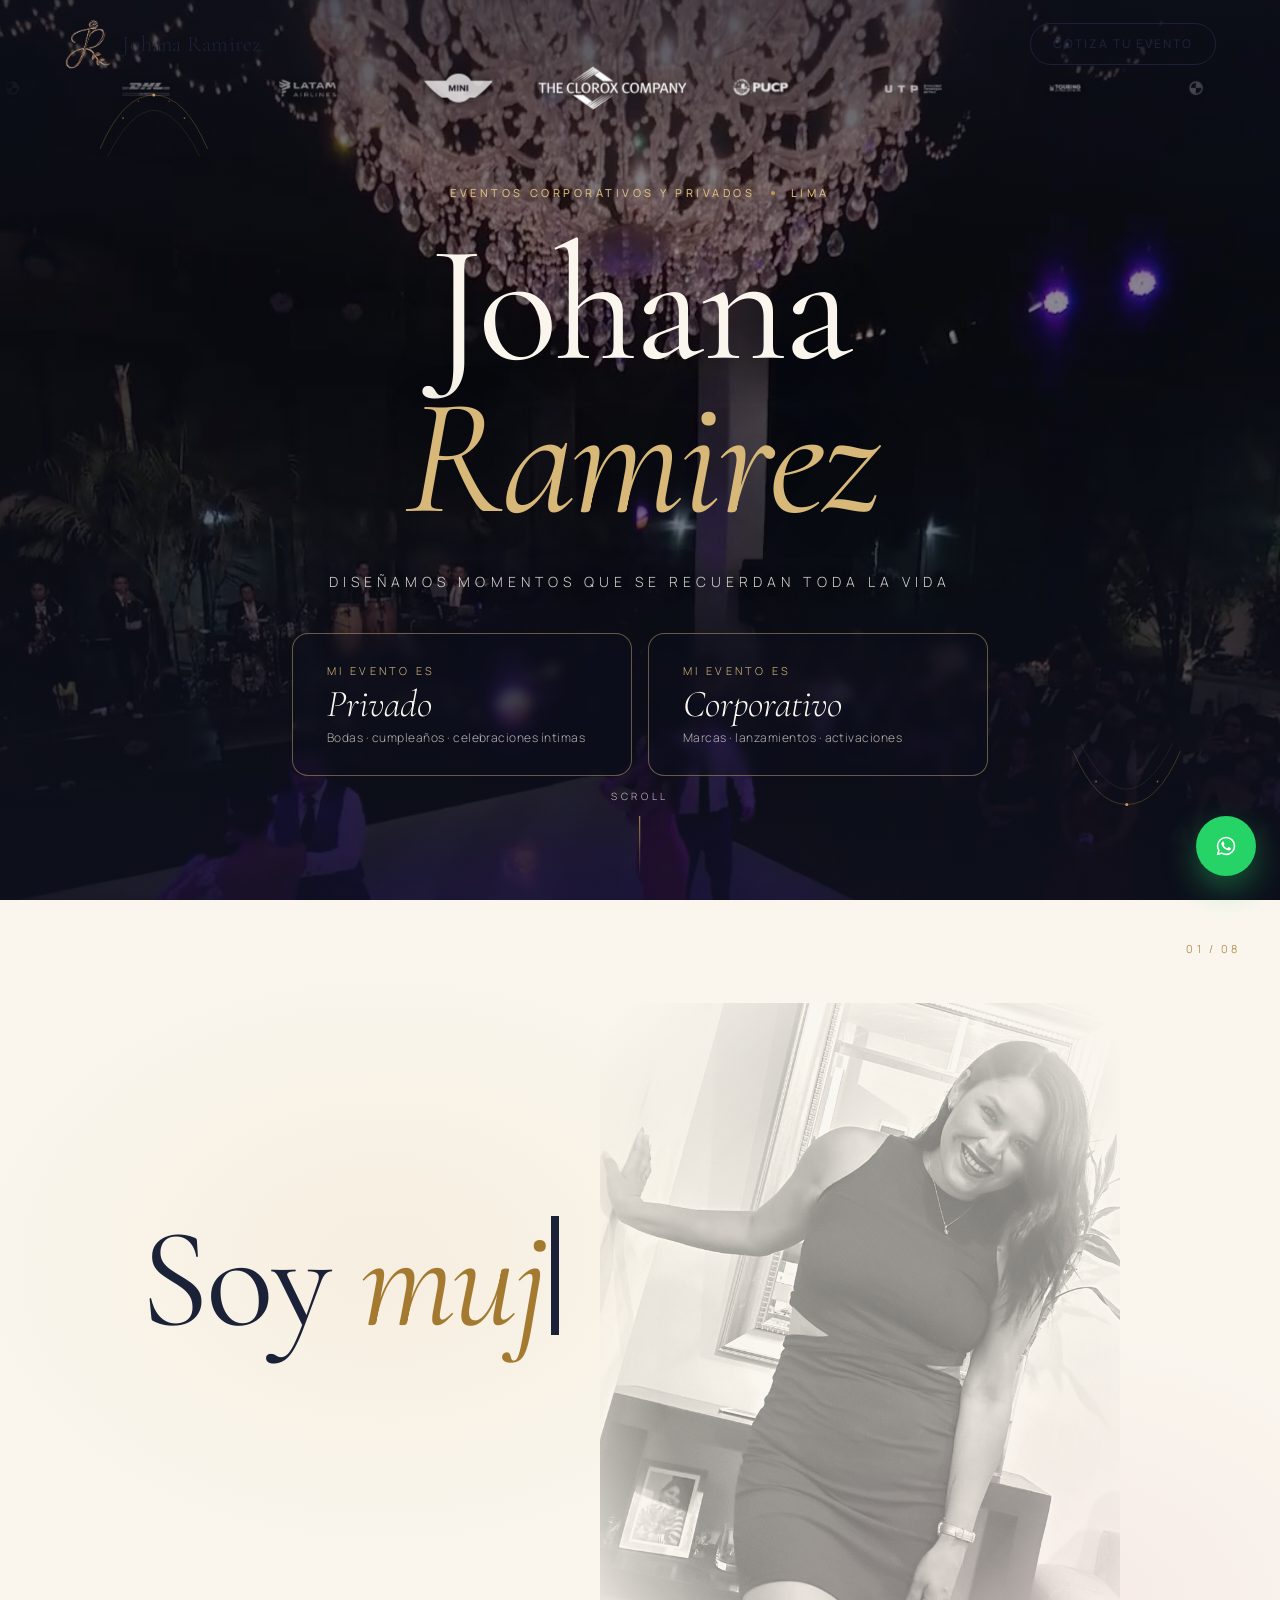
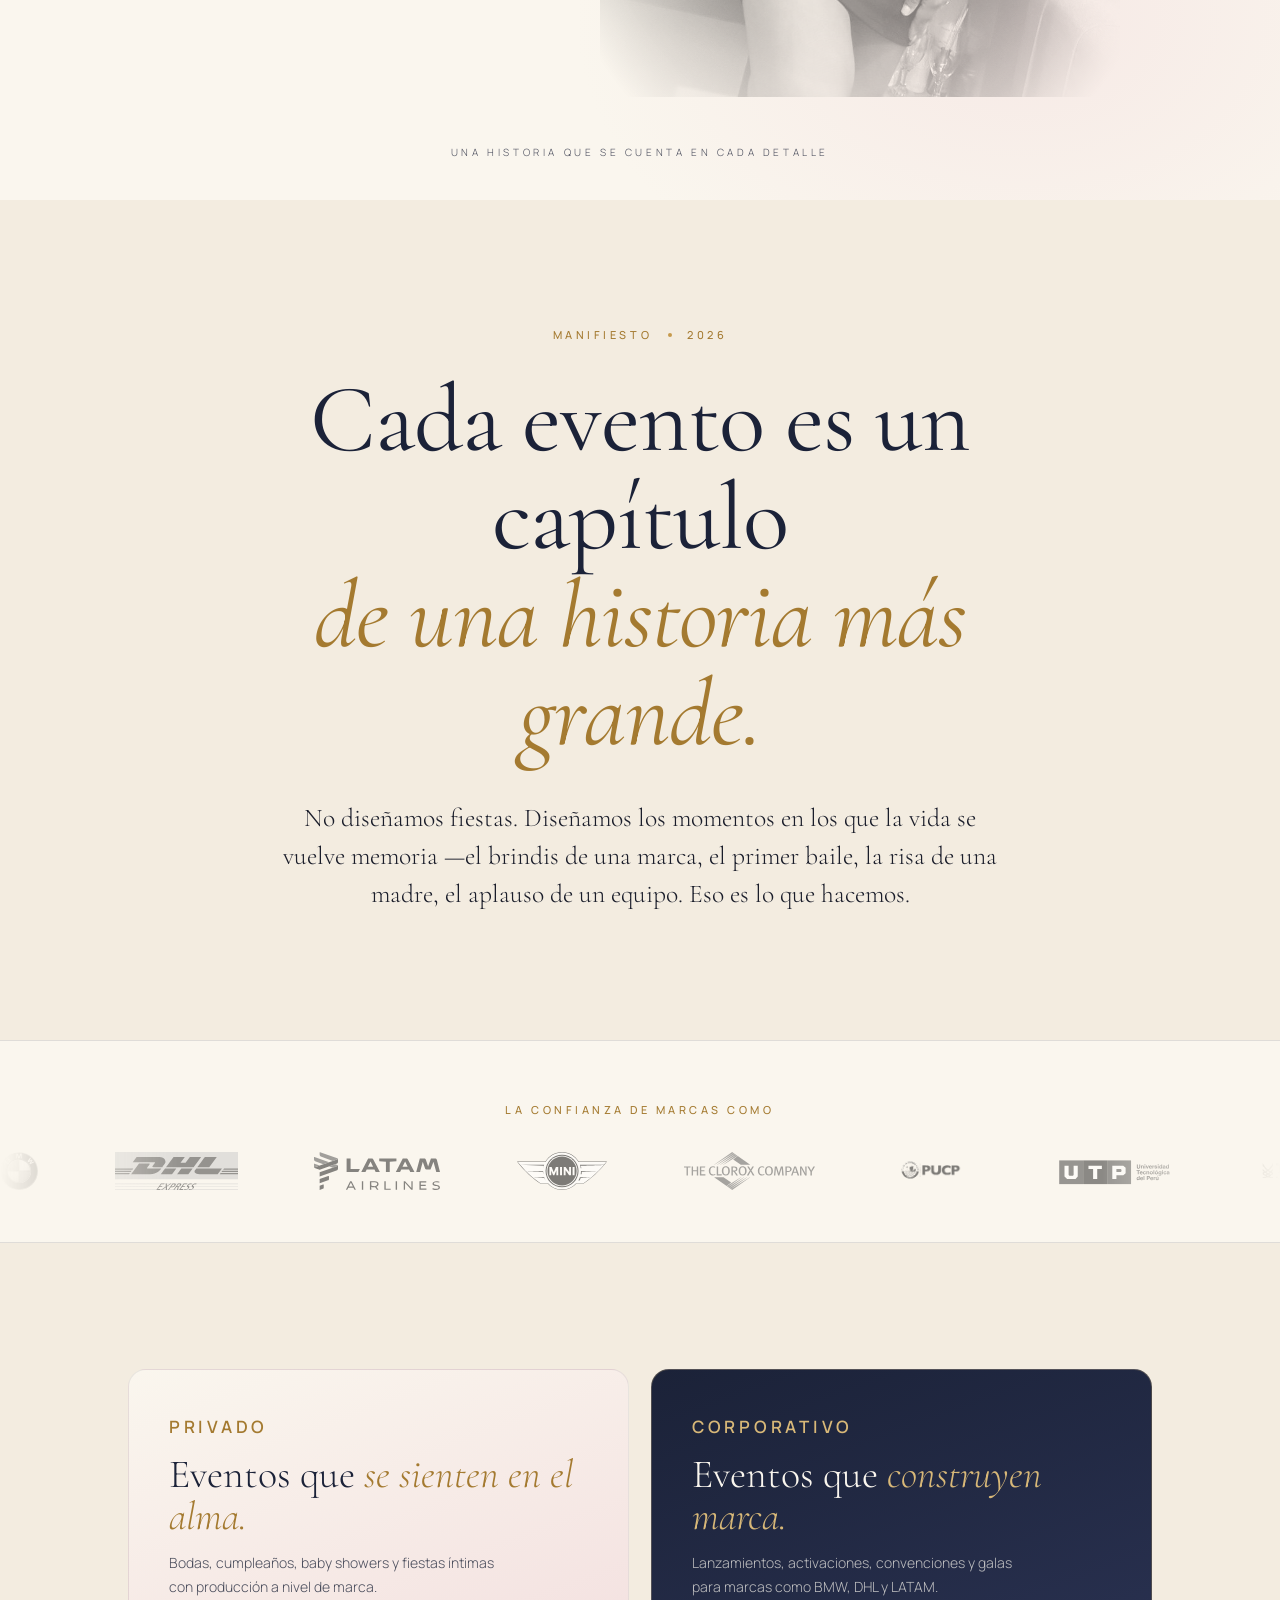
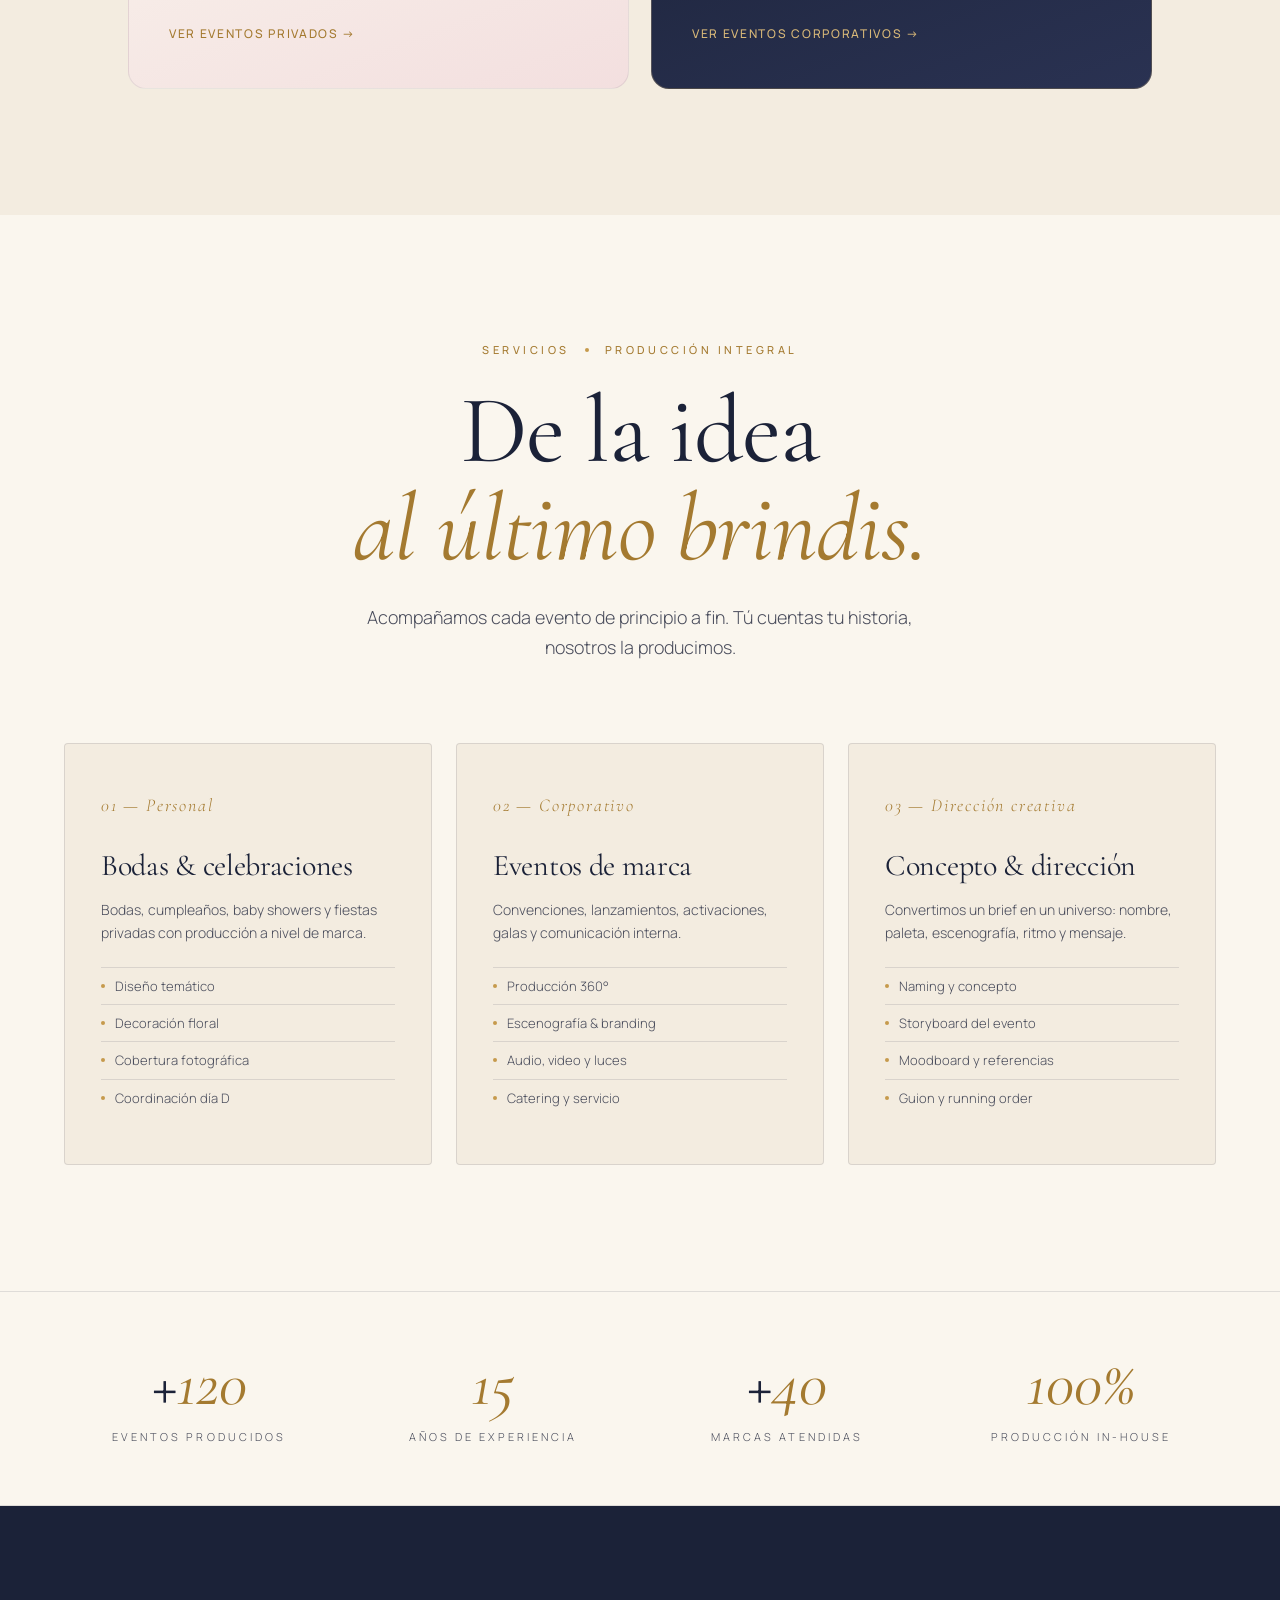
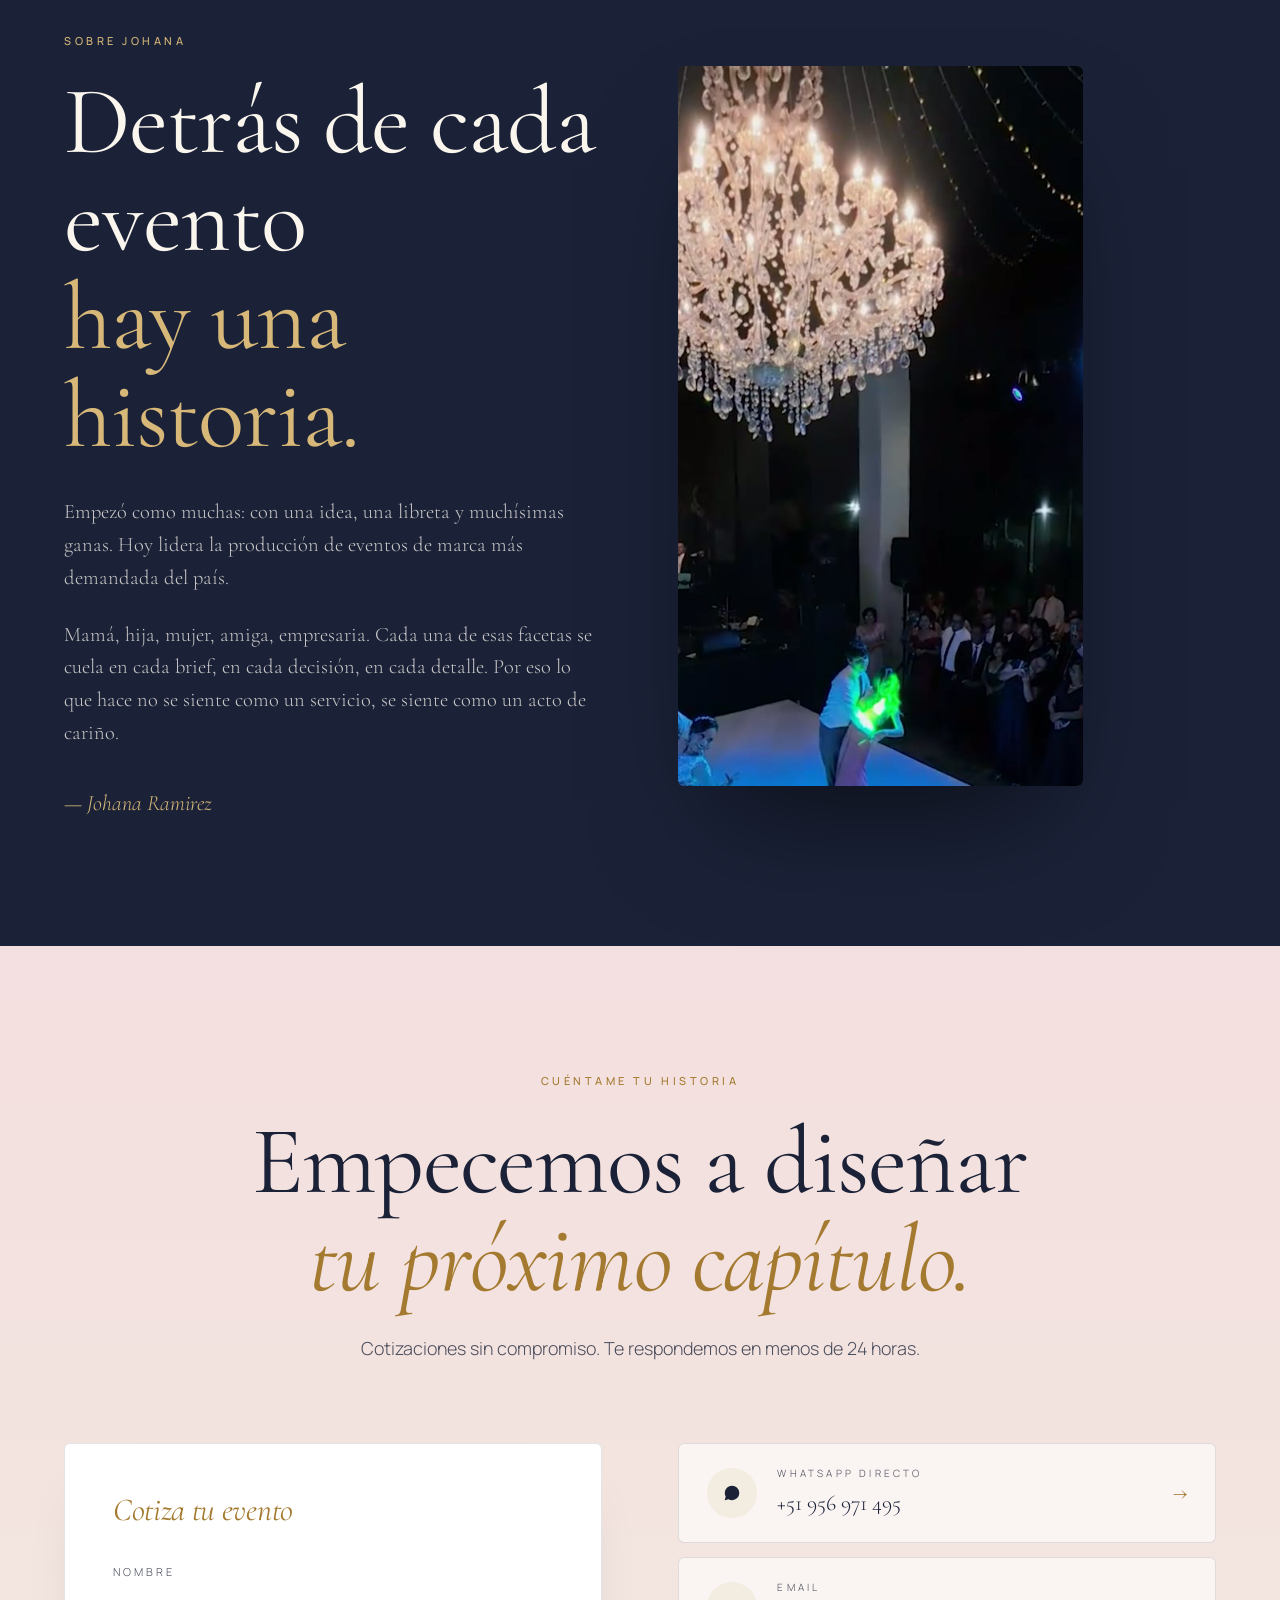
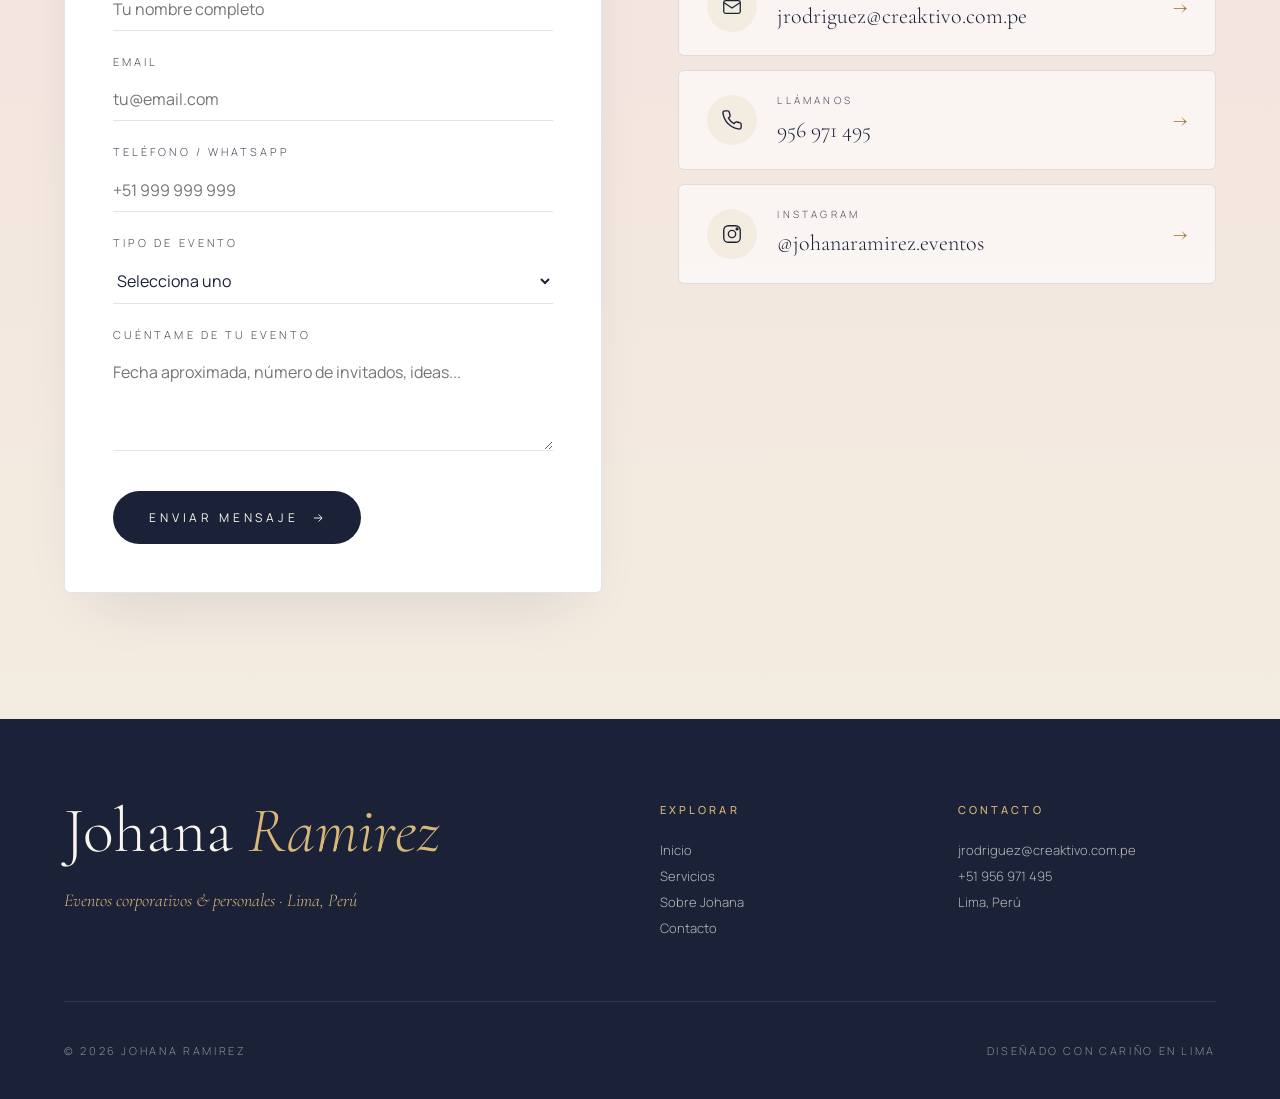
<file: index.html>
<!doctype html>
<html lang="es">
<head>
  <meta charset="utf-8" />
  <meta name="viewport" content="width=device-width, initial-scale=1, viewport-fit=cover" />
  <title>Johana Ramirez — Bodas y eventos privados en Lima</title>
  <meta name="description" content="Bodas, celebraciones y eventos privados con producción de marca. La productora detrás de eventos de BMW, DHL y LATAM, ahora al servicio de tu historia. Lima, Perú." />
  <meta name="theme-color" content="#faf6ee" />

  <!-- Fonts -->
  <link rel="preconnect" href="https://fonts.googleapis.com" />
  <link rel="preconnect" href="https://fonts.gstatic.com" crossorigin />
  <link href="https://fonts.googleapis.com/css2?family=Cormorant+Garamond:ital,wght@0,300;0,400;0,500;0,600;1,400;1,500&family=Manrope:wght@200;300;400;500;600&display=swap" rel="stylesheet" />

  <link rel="stylesheet" href="css/style.css?v=16" />
  <link rel="icon" type="image/png" href="assets/logo.png" />
</head>
<body>

  <!-- ============ NAV ============ -->
  <nav class="nav">
    <a href="#top" class="nav__brand">
      <img class="nav__logo" src="assets/img/jr_mark.png?v=1" alt="Johana Ramirez" decoding="async" />
      <span class="hide-mobile">Johana Ramirez</span>
    </a>
    <a href="#contacto" class="nav__cta">Cotiza tu evento</a>
  </nav>

  <a href="https://wa.me/51956971495?text=Hola%20Johana%2C%20me%20gustar%C3%ADa%20cotizar%20un%20evento" class="whatsapp-fab" target="_blank" rel="noopener" aria-label="WhatsApp">
    <svg viewBox="0 0 24 24" fill="currentColor"><path d="M17.6 6.32A7.85 7.85 0 0 0 12.05 4 7.94 7.94 0 0 0 4.1 11.94a7.86 7.86 0 0 0 1.06 3.96L4 20l4.21-1.1a7.93 7.93 0 0 0 3.83.98h.01a7.94 7.94 0 0 0 7.94-7.94 7.86 7.86 0 0 0-2.39-5.62Zm-5.55 12.2h-.01a6.59 6.59 0 0 1-3.36-.92l-.24-.14-2.5.65.67-2.44-.16-.25a6.59 6.59 0 0 1-1.01-3.5 6.6 6.6 0 0 1 6.6-6.6 6.55 6.55 0 0 1 4.66 1.94 6.55 6.55 0 0 1 1.93 4.66 6.6 6.6 0 0 1-6.58 6.6Zm3.62-4.94c-.2-.1-1.17-.58-1.35-.64-.18-.07-.31-.1-.45.1-.13.2-.51.64-.62.77-.12.14-.23.15-.42.05-.2-.1-.84-.31-1.6-.99a6 6 0 0 1-1.1-1.38c-.12-.2-.01-.31.09-.41.09-.09.2-.23.3-.35.1-.12.13-.2.2-.34.06-.13.03-.25-.02-.35-.05-.1-.45-1.08-.62-1.48-.16-.39-.33-.34-.45-.34h-.38c-.13 0-.35.05-.53.25-.18.2-.7.69-.7 1.67 0 .98.72 1.93.82 2.07.1.14 1.42 2.17 3.45 3.04.48.2.86.33 1.16.42.49.16.93.13 1.28.08.39-.06 1.17-.48 1.34-.94.16-.46.16-.86.12-.94-.05-.08-.18-.13-.38-.23Z"/></svg>
  </a>

  <span id="top"></span>

  <!-- ============ HERO ============ -->
  <section class="hero is-video">
    <div class="hero__bg">
      <video class="hero__video" poster="assets/hero-poster.jpg?v=2" autoplay muted loop playsinline preload="metadata" aria-hidden="true">
        <source src="assets/hero-loop.mp4?v=2" type="video/mp4" />
      </video>
      <div class="hero__scrim"></div>
    </div>

    <!-- Soft floral flourishes (SVG ornaments, not literal flowers) -->
    <svg class="hero__flourish tl" viewBox="0 0 200 200" fill="none" aria-hidden="true">
      <path d="M30 100 Q 60 30, 100 30 T 170 100" stroke="rgba(198, 154, 76, 0.45)" stroke-width="0.8" fill="none"/>
      <path d="M40 110 Q 70 50, 100 50 T 160 110" stroke="rgba(198, 154, 76, 0.25)" stroke-width="0.6" fill="none"/>
      <circle cx="100" cy="30" r="2" fill="#c69a4c"/>
      <circle cx="60" cy="60" r="1.2" fill="#c69a4c" opacity=".6"/>
      <circle cx="140" cy="60" r="1.2" fill="#c69a4c" opacity=".6"/>
      <circle cx="80" cy="38" r="0.9" fill="#c69a4c" opacity=".5"/>
      <circle cx="120" cy="38" r="0.9" fill="#c69a4c" opacity=".5"/>
    </svg>
    <svg class="hero__flourish br" viewBox="0 0 200 200" fill="none" aria-hidden="true">
      <path d="M30 100 Q 60 30, 100 30 T 170 100" stroke="rgba(198, 154, 76, 0.45)" stroke-width="0.8" fill="none"/>
      <path d="M40 110 Q 70 50, 100 50 T 160 110" stroke="rgba(198, 154, 76, 0.25)" stroke-width="0.6" fill="none"/>
      <circle cx="100" cy="30" r="2" fill="#c69a4c"/>
      <circle cx="60" cy="60" r="1.2" fill="#c69a4c" opacity=".6"/>
      <circle cx="140" cy="60" r="1.2" fill="#c69a4c" opacity=".6"/>
    </svg>

    <!-- Línea de marcas — marquee horizontal arriba (color real sobre tira clara) -->
    <div class="herostrip" aria-label="Marcas que confían en la producción de Johana Ramirez">
      <div class="herostrip__track">
        <img class="herostrip__logo" src="assets/img/svg/bmw-white.svg?v=2" alt="BMW" decoding="async" />
        <img class="herostrip__logo" src="assets/img/svg/dhl-white.svg?v=2" alt="DHL Express" decoding="async" />
        <img class="herostrip__logo" src="assets/img/svg/latam-white.svg" alt="LATAM Airlines" decoding="async" />
        <img class="herostrip__logo herostrip__logo--mini" src="assets/img/svg/mini-white.svg" alt="MINI" decoding="async" />
        <img class="herostrip__logo" src="assets/img/svg/clorox-white.svg" alt="Clorox" decoding="async" />
        <img class="herostrip__logo" src="assets/img/brands/pucp-white.png" alt="PUCP" decoding="async" />
        <img class="herostrip__logo" src="assets/img/svg/utp-white.svg?v=2" alt="UTP" decoding="async" />
        <img class="herostrip__logo" src="assets/img/brands/touring-white.png" alt="Touring Club" decoding="async" />
        <img class="herostrip__logo" src="assets/img/svg/bmw-white.svg?v=2" alt="" aria-hidden="true" decoding="async" />
        <img class="herostrip__logo" src="assets/img/svg/dhl-white.svg?v=2" alt="" aria-hidden="true" decoding="async" />
        <img class="herostrip__logo" src="assets/img/svg/latam-white.svg" alt="" aria-hidden="true" decoding="async" />
        <img class="herostrip__logo herostrip__logo--mini" src="assets/img/svg/mini-white.svg" alt="" aria-hidden="true" decoding="async" />
        <img class="herostrip__logo" src="assets/img/svg/clorox-white.svg" alt="" aria-hidden="true" decoding="async" />
        <img class="herostrip__logo" src="assets/img/brands/pucp-white.png" alt="" aria-hidden="true" decoding="async" />
        <img class="herostrip__logo" src="assets/img/svg/utp-white.svg?v=2" alt="" aria-hidden="true" decoding="async" />
        <img class="herostrip__logo" src="assets/img/brands/touring-white.png" alt="" aria-hidden="true" decoding="async" />
        <img class="herostrip__logo" src="assets/img/svg/bmw-white.svg?v=2" alt="" aria-hidden="true" decoding="async" />
        <img class="herostrip__logo" src="assets/img/svg/dhl-white.svg?v=2" alt="" aria-hidden="true" decoding="async" />
        <img class="herostrip__logo" src="assets/img/svg/latam-white.svg" alt="" aria-hidden="true" decoding="async" />
        <img class="herostrip__logo herostrip__logo--mini" src="assets/img/svg/mini-white.svg" alt="" aria-hidden="true" decoding="async" />
        <img class="herostrip__logo" src="assets/img/svg/clorox-white.svg" alt="" aria-hidden="true" decoding="async" />
        <img class="herostrip__logo" src="assets/img/brands/pucp-white.png" alt="" aria-hidden="true" decoding="async" />
        <img class="herostrip__logo" src="assets/img/svg/utp-white.svg?v=2" alt="" aria-hidden="true" decoding="async" />
        <img class="herostrip__logo" src="assets/img/brands/touring-white.png" alt="" aria-hidden="true" decoding="async" />
        <img class="herostrip__logo" src="assets/img/svg/bmw-white.svg?v=2" alt="" aria-hidden="true" decoding="async" />
        <img class="herostrip__logo" src="assets/img/svg/dhl-white.svg?v=2" alt="" aria-hidden="true" decoding="async" />
        <img class="herostrip__logo" src="assets/img/svg/latam-white.svg" alt="" aria-hidden="true" decoding="async" />
        <img class="herostrip__logo herostrip__logo--mini" src="assets/img/svg/mini-white.svg" alt="" aria-hidden="true" decoding="async" />
        <img class="herostrip__logo" src="assets/img/svg/clorox-white.svg" alt="" aria-hidden="true" decoding="async" />
        <img class="herostrip__logo" src="assets/img/brands/pucp-white.png" alt="" aria-hidden="true" decoding="async" />
        <img class="herostrip__logo" src="assets/img/svg/utp-white.svg?v=2" alt="" aria-hidden="true" decoding="async" />
        <img class="herostrip__logo" src="assets/img/brands/touring-white.png" alt="" aria-hidden="true" decoding="async" />
      </div>
    </div>

    <div class="hero__inner">
      <div class="hero__eyebrow eyebrow">
        Eventos corporativos y privados <span class="dot"></span> Lima
      </div>
      <h1 class="hero__title">
        <span class="first">Johana</span>
        <span class="second">Ramirez</span>
      </h1>
      <div class="hero__sub">Diseñamos momentos que se recuerdan toda la vida</div>

      <div class="hero__fork" role="group" aria-label="Elige el tipo de evento">
        <a href="privado.html" class="forkbtn forkbtn--personal">
          <span class="forkbtn__k">Mi evento es</span>
          <span class="forkbtn__t">Privado</span>
          <span class="forkbtn__d">Bodas · cumpleaños · celebraciones íntimas</span>
        </a>
        <a href="corporativo.html" class="forkbtn forkbtn--corp">
          <span class="forkbtn__k">Mi evento es</span>
          <span class="forkbtn__t">Corporativo</span>
          <span class="forkbtn__d">Marcas · lanzamientos · activaciones</span>
        </a>
      </div>
    </div>

    <div class="hero__scroll">
      <span>Scroll</span>
      <span class="line"></span>
    </div>
  </section>

  <!-- ============ IDENTITY — pinned word reveal ============ -->
  <section class="identity">
    <div class="identity__sticky">
      <div class="identity__bg"></div>
      <div class="identity__memories" aria-hidden="true">
        <img class="identity__memory" src="assets/img/yo_soy/soy_mujer1.jpeg" alt="" loading="lazy" decoding="async" />
        <img class="identity__memory" src="assets/img/yo_soy/soy_hija1.jpg" alt="" loading="lazy" decoding="async" />
        <img class="identity__memory" src="assets/img/yo_soy/soy_mama.jpeg" alt="" loading="lazy" decoding="async" />
        <img class="identity__memory" src="assets/img/yo_soy/soy_amiga.jpeg" alt="" loading="lazy" decoding="async" />
        <img class="identity__memory" src="assets/img/yo_soy/soy_empresaria.jpg" alt="" loading="lazy" decoding="async" />
        <img class="identity__memory" src="assets/img/yo_soy/soy_detallista.jpg" alt="" loading="lazy" decoding="async" />
        <img class="identity__memory" src="assets/img/yo_soy/soy_creadora_de_momentos.jpg" alt="" loading="lazy" decoding="async" />
        <img class="identity__memory" src="assets/img/yo_soy/soy_johana.jpeg" alt="" loading="lazy" decoding="async" />
      </div>
      <div class="identity__count">01 / 08</div>
      <div class="identity__stack">
        <span class="identity__soy">Soy</span>
        <span class="identity__words" data-words="mujer.|hija.|mamá.|amiga.|empresaria.|detallista.|creadora de momentos.|Johana.">
          <span class="identity__ghost it" aria-hidden="true">creadora de<br>momentos.</span>
          <span class="identity__type it" aria-hidden="true">Johana.</span>
        </span>
        <span class="identity__sr">Soy mujer, hija, mamá, amiga, empresaria, detallista, creadora de momentos y Johana.</span>
      </div>
      <div class="identity__bottomline">Una historia que se cuenta en cada detalle</div>
    </div>
  </section>

  <!-- ============ MANIFESTO ============ -->
  <section class="section manifesto" data-section="manifesto">
    <div class="manifesto__inner">
      <div class="eyebrow fade-up">Manifiesto <span class="dot"></span> 2026</div>
      <h2 class="fade-up delay-1">Cada evento es un capítulo<br/><span class="it">de una historia más grande.</span></h2>
      <p class="fade-up delay-2">No diseñamos fiestas. Diseñamos los momentos en los que la vida se vuelve memoria —el brindis de una marca, el primer baile, la risa de una madre, el aplauso de un equipo. Eso es lo que hacemos.</p>
    </div>
  </section>

  <!-- ============ TRUST BAND — recontextualized ============ -->
  <section class="trustband" aria-label="Marcas que confían en la producción de Johana Ramirez">
    <div class="trustband__head">
      <div class="eyebrow fade-up">La confianza de marcas como</div>
    </div>
    <!-- 4 copias del set de 8 logos: cada mitad del track (16) sobre-cubre el viewport,
         para que el loop a -50% sea perfectamente seamless en cualquier ancho. -->
    <div class="trust trust--band" aria-hidden="true">
      <div class="trust__track">
        <img class="trust__logo" src="assets/img/svg/bmw-7.svg" alt="BMW" decoding="async" />
        <img class="trust__logo" src="assets/img/svg/dhl-express.svg" alt="DHL Express" decoding="async" />
        <img class="trust__logo" src="assets/img/svg/latam-airlines-logo.svg" alt="LATAM Airlines" decoding="async" />
        <img class="trust__logo" src="assets/img/svg/bmw-mini-1.svg" alt="MINI" decoding="async" />
        <img class="trust__logo" src="assets/img/svg/the-clorox-company-logo.svg" alt="Clorox" decoding="async" />
        <img class="trust__logo" src="assets/img/brands/pucp.png" alt="PUCP" decoding="async" />
        <img class="trust__logo" src="assets/img/svg/utp-2.svg" alt="UTP" decoding="async" />
        <img class="trust__logo" src="assets/img/brands/touring.png" alt="Touring Club" decoding="async" />
        <img class="trust__logo" src="assets/img/svg/bmw-7.svg" alt="" decoding="async" />
        <img class="trust__logo" src="assets/img/svg/dhl-express.svg" alt="" decoding="async" />
        <img class="trust__logo" src="assets/img/svg/latam-airlines-logo.svg" alt="" decoding="async" />
        <img class="trust__logo" src="assets/img/svg/bmw-mini-1.svg" alt="" decoding="async" />
        <img class="trust__logo" src="assets/img/svg/the-clorox-company-logo.svg" alt="" decoding="async" />
        <img class="trust__logo" src="assets/img/brands/pucp.png" alt="" decoding="async" />
        <img class="trust__logo" src="assets/img/svg/utp-2.svg" alt="" decoding="async" />
        <img class="trust__logo" src="assets/img/brands/touring.png" alt="" decoding="async" />
        <img class="trust__logo" src="assets/img/svg/bmw-7.svg" alt="" decoding="async" />
        <img class="trust__logo" src="assets/img/svg/dhl-express.svg" alt="" decoding="async" />
        <img class="trust__logo" src="assets/img/svg/latam-airlines-logo.svg" alt="" decoding="async" />
        <img class="trust__logo" src="assets/img/svg/bmw-mini-1.svg" alt="" decoding="async" />
        <img class="trust__logo" src="assets/img/svg/the-clorox-company-logo.svg" alt="" decoding="async" />
        <img class="trust__logo" src="assets/img/brands/pucp.png" alt="" decoding="async" />
        <img class="trust__logo" src="assets/img/svg/utp-2.svg" alt="" decoding="async" />
        <img class="trust__logo" src="assets/img/brands/touring.png" alt="" decoding="async" />
        <img class="trust__logo" src="assets/img/svg/bmw-7.svg" alt="" decoding="async" />
        <img class="trust__logo" src="assets/img/svg/dhl-express.svg" alt="" decoding="async" />
        <img class="trust__logo" src="assets/img/svg/latam-airlines-logo.svg" alt="" decoding="async" />
        <img class="trust__logo" src="assets/img/svg/bmw-mini-1.svg" alt="" decoding="async" />
        <img class="trust__logo" src="assets/img/svg/the-clorox-company-logo.svg" alt="" decoding="async" />
        <img class="trust__logo" src="assets/img/brands/pucp.png" alt="" decoding="async" />
        <img class="trust__logo" src="assets/img/svg/utp-2.svg" alt="" decoding="async" />
        <img class="trust__logo" src="assets/img/brands/touring.png" alt="" decoding="async" />
      </div>
    </div>
  </section>

  <!-- ============ RAMAS — portafolio en páginas dedicadas ============ -->
  <!-- Lo corporativo y lo personal viven en corporativo.html y privado.html.
       Se accede desde los dos botones del hero (.hero__fork). -->
  <section class="section branches">
    <div class="container branches__inner">
      <a class="branchcard branchcard--personal" href="privado.html">
        <span class="branchcard__k">Privado</span>
        <span class="branchcard__t">Eventos que <span class="it">se sienten en el alma.</span></span>
        <span class="branchcard__d">Bodas, cumpleaños, baby showers y fiestas íntimas con producción a nivel de marca.</span>
        <span class="branchcard__go">Ver eventos privados →</span>
      </a>
      <a class="branchcard branchcard--corp" href="corporativo.html">
        <span class="branchcard__k">Corporativo</span>
        <span class="branchcard__t">Eventos que <span class="it">construyen marca.</span></span>
        <span class="branchcard__d">Lanzamientos, activaciones, convenciones y galas para marcas como BMW, DHL y LATAM.</span>
        <span class="branchcard__go">Ver eventos corporativos →</span>
      </a>
    </div>
  </section>

  <!-- ============ SERVICES ============ -->
  <section class="section services" id="servicios">
    <div class="container">
      <div class="services__head">
        <div class="eyebrow fade-up">Servicios <span class="dot"></span> Producción integral</div>
        <h2 class="fade-up delay-1">De la idea<br/><span class="italic">al último brindis.</span></h2>
        <p class="body fade-up delay-2" style="margin: 0 auto;">Acompañamos cada evento de principio a fin. Tú cuentas tu historia, nosotros la producimos.</p>
      </div>

      <div class="services__grid">
        <article class="service fade-up">
          <span class="num">01 — Personal</span>
          <h4>Bodas & celebraciones</h4>
          <p>Bodas, cumpleaños, baby showers y fiestas privadas con producción a nivel de marca.</p>
          <ul>
            <li>Diseño temático</li>
            <li>Decoración floral</li>
            <li>Cobertura fotográfica</li>
            <li>Coordinación día D</li>
          </ul>
        </article>

        <article class="service fade-up delay-1">
          <span class="num">02 — Corporativo</span>
          <h4>Eventos de marca</h4>
          <p>Convenciones, lanzamientos, activaciones, galas y comunicación interna.</p>
          <ul>
            <li>Producción 360°</li>
            <li>Escenografía & branding</li>
            <li>Audio, video y luces</li>
            <li>Catering y servicio</li>
          </ul>
        </article>

        <article class="service fade-up delay-2">
          <span class="num">03 — Dirección creativa</span>
          <h4>Concepto & dirección</h4>
          <p>Convertimos un brief en un universo: nombre, paleta, escenografía, ritmo y mensaje.</p>
          <ul>
            <li>Naming y concepto</li>
            <li>Storyboard del evento</li>
            <li>Moodboard y referencias</li>
            <li>Guion y running order</li>
          </ul>
        </article>
      </div>
    </div>
  </section>

  <!-- ============ STATS RIBBON ============ -->
  <section class="ribbon">
    <div class="ribbon__grid">
      <div class="fade-up">
        <div class="num">+<span class="it">120</span></div>
        <div class="lbl">Eventos producidos</div>
      </div>
      <div class="fade-up delay-1">
        <div class="num"><span class="it">15</span></div>
        <div class="lbl">Años de experiencia</div>
      </div>
      <div class="fade-up delay-2">
        <div class="num">+<span class="it">40</span></div>
        <div class="lbl">Marcas atendidas</div>
      </div>
      <div class="fade-up delay-3">
        <div class="num"><span class="it">100%</span></div>
        <div class="lbl">Producción in-house</div>
      </div>
    </div>
  </section>

  <!-- ============ ABOUT + VIDEO ============ -->
  <section class="section about" id="sobre">
    <div class="container about__grid">
      <div class="about__text">
        <div class="eyebrow fade-up">Sobre Johana</div>
        <h2 class="fade-up delay-1">Detrás de cada evento<br/><span class="it">hay una historia.</span></h2>
        <p class="fade-up delay-2">Empezó como muchas: con una idea, una libreta y muchísimas ganas. Hoy lidera la producción de eventos de marca más demandada del país.</p>
        <p class="fade-up delay-3">Mamá, hija, mujer, amiga, empresaria. Cada una de esas facetas se cuela en cada brief, en cada decisión, en cada detalle. Por eso lo que hace no se siente como un servicio, se siente como un acto de cariño.</p>
        <div class="about__sign fade-up delay-4">— Johana Ramirez</div>
      </div>
      <div class="about__video about__video--portrait fade-up delay-2">
        <video class="about__media" poster="assets/about-poster.jpg?v=1" autoplay muted loop playsinline preload="none" aria-hidden="true">
          <source src="assets/about-vertical.mp4?v=1" type="video/mp4" />
        </video>
      </div>
    </div>
  </section>

  <!-- ============ CTA / CONTACT ============ -->
  <section class="section cta" id="contacto">
    <div class="container">
      <div class="cta__head">
        <div class="eyebrow fade-up">Cuéntame tu historia</div>
        <h2 class="fade-up delay-1">Empecemos a diseñar<br/><span class="it">tu próximo capítulo.</span></h2>
        <p class="body fade-up delay-2" style="margin: 0 auto;">Cotizaciones sin compromiso. Te respondemos en menos de 24 horas.</p>
      </div>

      <div class="cta__grid">
        <form class="contact-card fade-up" id="contact-form">
          <h3 class="italic" style="font-family: var(--serif);">Cotiza tu evento</h3>

          <div class="field">
            <label for="name">Nombre</label>
            <input id="name" name="name" type="text" required placeholder="Tu nombre completo" />
          </div>

          <div class="field">
            <label for="email">Email</label>
            <input id="email" name="email" type="email" required placeholder="tu@email.com" />
          </div>

          <div class="field">
            <label for="phone">Teléfono / WhatsApp</label>
            <input id="phone" name="phone" type="tel" placeholder="+51 999 999 999" />
          </div>

          <div class="field">
            <label for="type">Tipo de evento</label>
            <select id="type" name="type">
              <option value="">Selecciona uno</option>
              <option>Boda</option>
              <option>Cumpleaños</option>
              <option>Baby shower</option>
              <option>Fiesta privada</option>
              <option>Aniversario / celebración</option>
              <option>Evento corporativo</option>
              <option>Activación / lanzamiento</option>
              <option>Otro</option>
            </select>
          </div>

          <div class="field">
            <label for="message">Cuéntame de tu evento</label>
            <textarea id="message" name="message" placeholder="Fecha aproximada, número de invitados, ideas..."></textarea>
          </div>

          <button type="submit" class="btn-primary">
            Enviar mensaje
            <svg viewBox="0 0 24 24" fill="none" stroke="currentColor" stroke-width="1.6"><path d="M5 12h14M13 6l6 6-6 6"/></svg>
          </button>
        </form>

        <div class="contact-list fade-up delay-1">
          <a href="https://wa.me/51956971495?text=Hola%20Johana%2C%20me%20gustar%C3%ADa%20cotizar%20un%20evento" class="contact-row" target="_blank" rel="noopener">
            <div class="contact-row__icon">
              <svg viewBox="0 0 24 24" fill="currentColor"><path d="M17.6 6.32A7.85 7.85 0 0 0 12.05 4 7.94 7.94 0 0 0 4.1 11.94a7.86 7.86 0 0 0 1.06 3.96L4 20l4.21-1.1a7.93 7.93 0 0 0 3.83.98h.01a7.94 7.94 0 0 0 7.94-7.94 7.86 7.86 0 0 0-2.39-5.62Z"/></svg>
            </div>
            <div class="contact-row__text">
              <div class="lbl">WhatsApp directo</div>
              <div class="val">+51 956 971 495</div>
            </div>
            <span class="contact-row__arrow">→</span>
          </a>

          <a href="mailto:jrodriguez@creaktivo.com.pe" class="contact-row">
            <div class="contact-row__icon">
              <svg viewBox="0 0 24 24" fill="none" stroke="currentColor" stroke-width="1.4"><rect x="3" y="5" width="18" height="14" rx="2"/><path d="m3 7 9 6 9-6"/></svg>
            </div>
            <div class="contact-row__text">
              <div class="lbl">Email</div>
              <div class="val">jrodriguez@creaktivo.com.pe</div>
            </div>
            <span class="contact-row__arrow">→</span>
          </a>

          <a href="tel:+51956971495" class="contact-row">
            <div class="contact-row__icon">
              <svg viewBox="0 0 24 24" fill="none" stroke="currentColor" stroke-width="1.5"><path d="M22 16.92v3a2 2 0 0 1-2.18 2 19.86 19.86 0 0 1-8.63-3.07 19.5 19.5 0 0 1-6-6 19.86 19.86 0 0 1-3.07-8.67A2 2 0 0 1 4.1 2h3a2 2 0 0 1 2 1.72c.13.96.36 1.91.7 2.81a2 2 0 0 1-.45 2.11L8.1 9.91a16 16 0 0 0 6 6l1.27-1.27a2 2 0 0 1 2.11-.45c.9.34 1.85.57 2.81.7A2 2 0 0 1 22 16.92Z"/></svg>
            </div>
            <div class="contact-row__text">
              <div class="lbl">Llámanos</div>
              <div class="val">956 971 495</div>
            </div>
            <span class="contact-row__arrow">→</span>
          </a>

          <a href="https://instagram.com/johanaramirez.eventos" class="contact-row" target="_blank" rel="noopener">
            <div class="contact-row__icon">
              <svg viewBox="0 0 24 24" fill="none" stroke="currentColor" stroke-width="1.5"><rect x="3" y="3" width="18" height="18" rx="5"/><circle cx="12" cy="12" r="4"/><circle cx="17.5" cy="6.5" r="1" fill="currentColor"/></svg>
            </div>
            <div class="contact-row__text">
              <div class="lbl">Instagram</div>
              <div class="val">@johanaramirez.eventos</div>
            </div>
            <span class="contact-row__arrow">→</span>
          </a>
        </div>
      </div>
    </div>
  </section>

  <!-- ============ FOOTER ============ -->
  <footer class="footer">
    <div class="footer__top">
      <div>
        <div class="footer__brand">Johana <span class="it">Ramirez</span></div>
        <div class="footer__tag">Eventos corporativos & personales · Lima, Perú</div>
      </div>
      <div class="footer__links">
        <div>
          <h5>Explorar</h5>
          <a href="#top">Inicio</a><br/>
          <a href="#servicios">Servicios</a><br/>
          <a href="#sobre">Sobre Johana</a><br/>
          <a href="#contacto">Contacto</a>
        </div>
        <div>
          <h5>Contacto</h5>
          jrodriguez@creaktivo.com.pe<br/>
          +51 956 971 495<br/>
          Lima, Perú
        </div>
      </div>
    </div>
    <div class="footer__bottom">
      <div>© 2026 Johana Ramirez</div>
      <div>Diseñado con cariño en Lima</div>
    </div>
  </footer>

  <script src="js/app.js?v=13"></script>
</body>
</html>
</file>
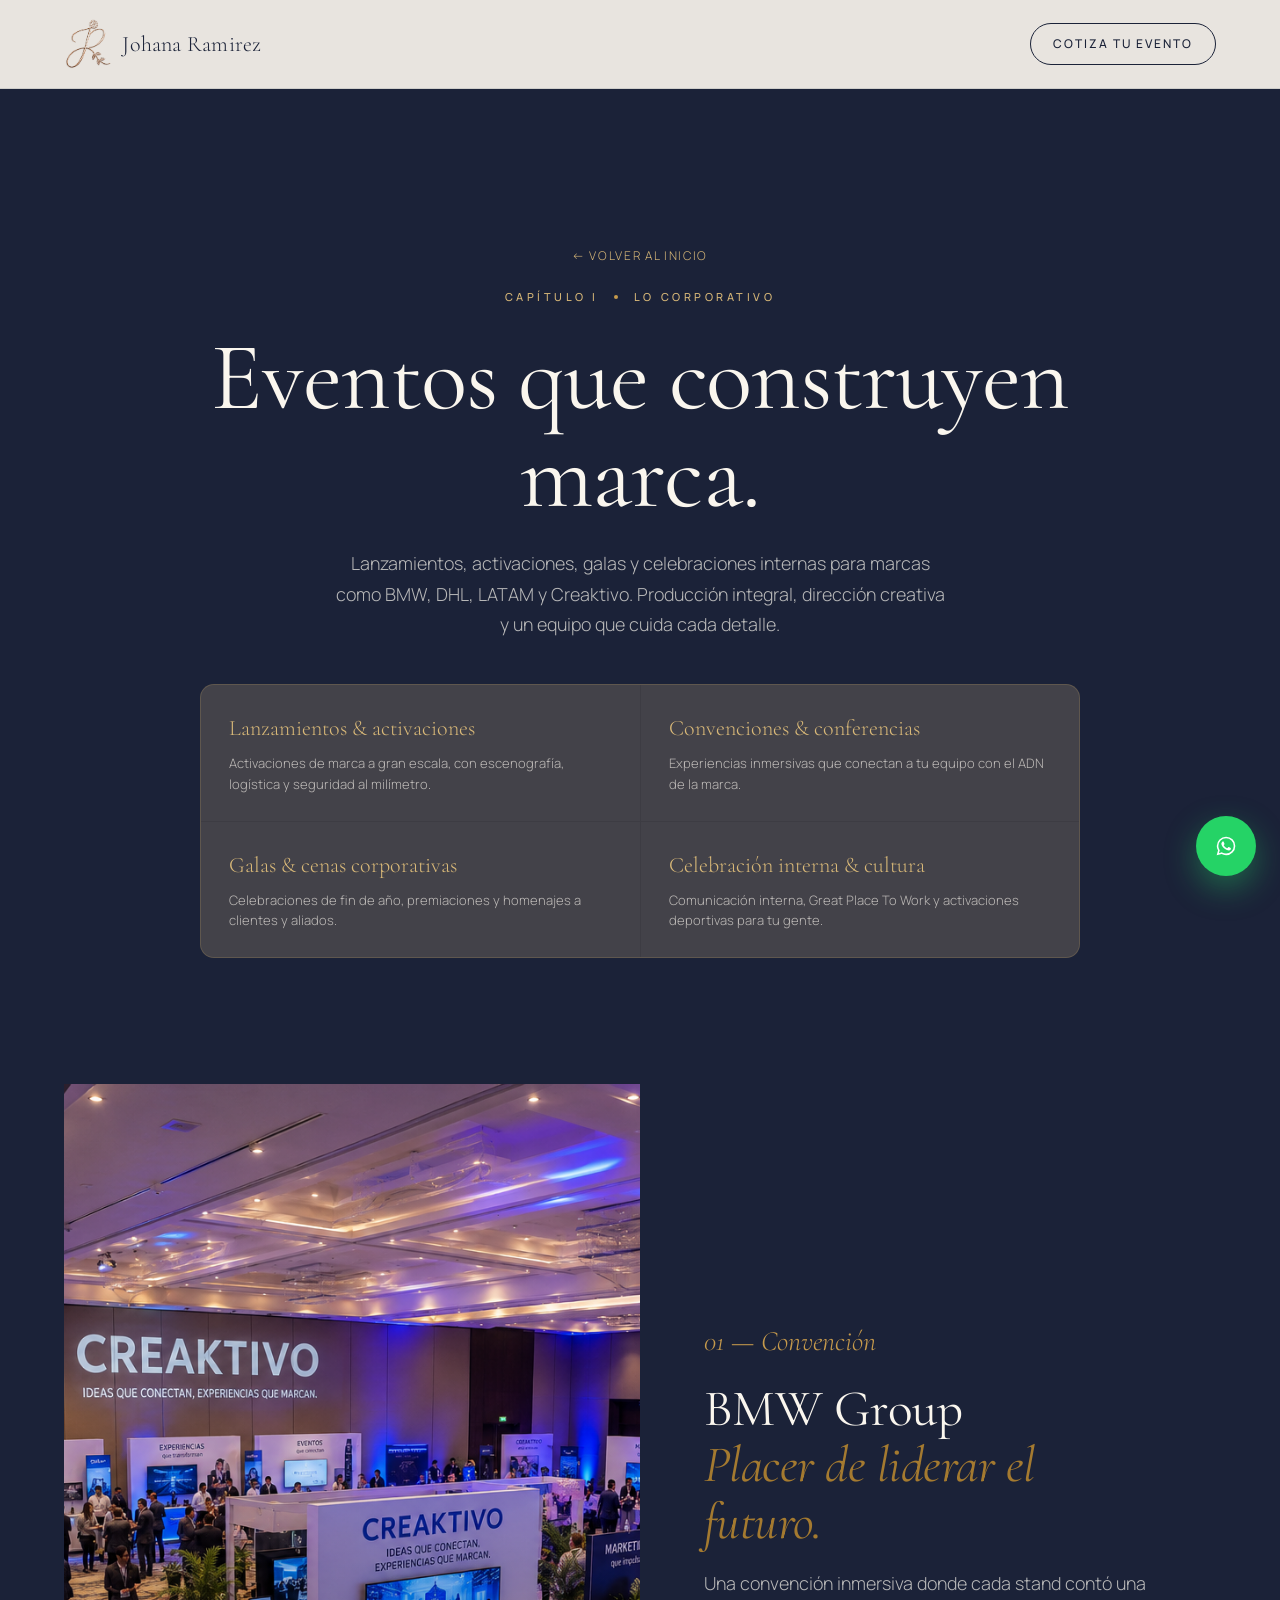
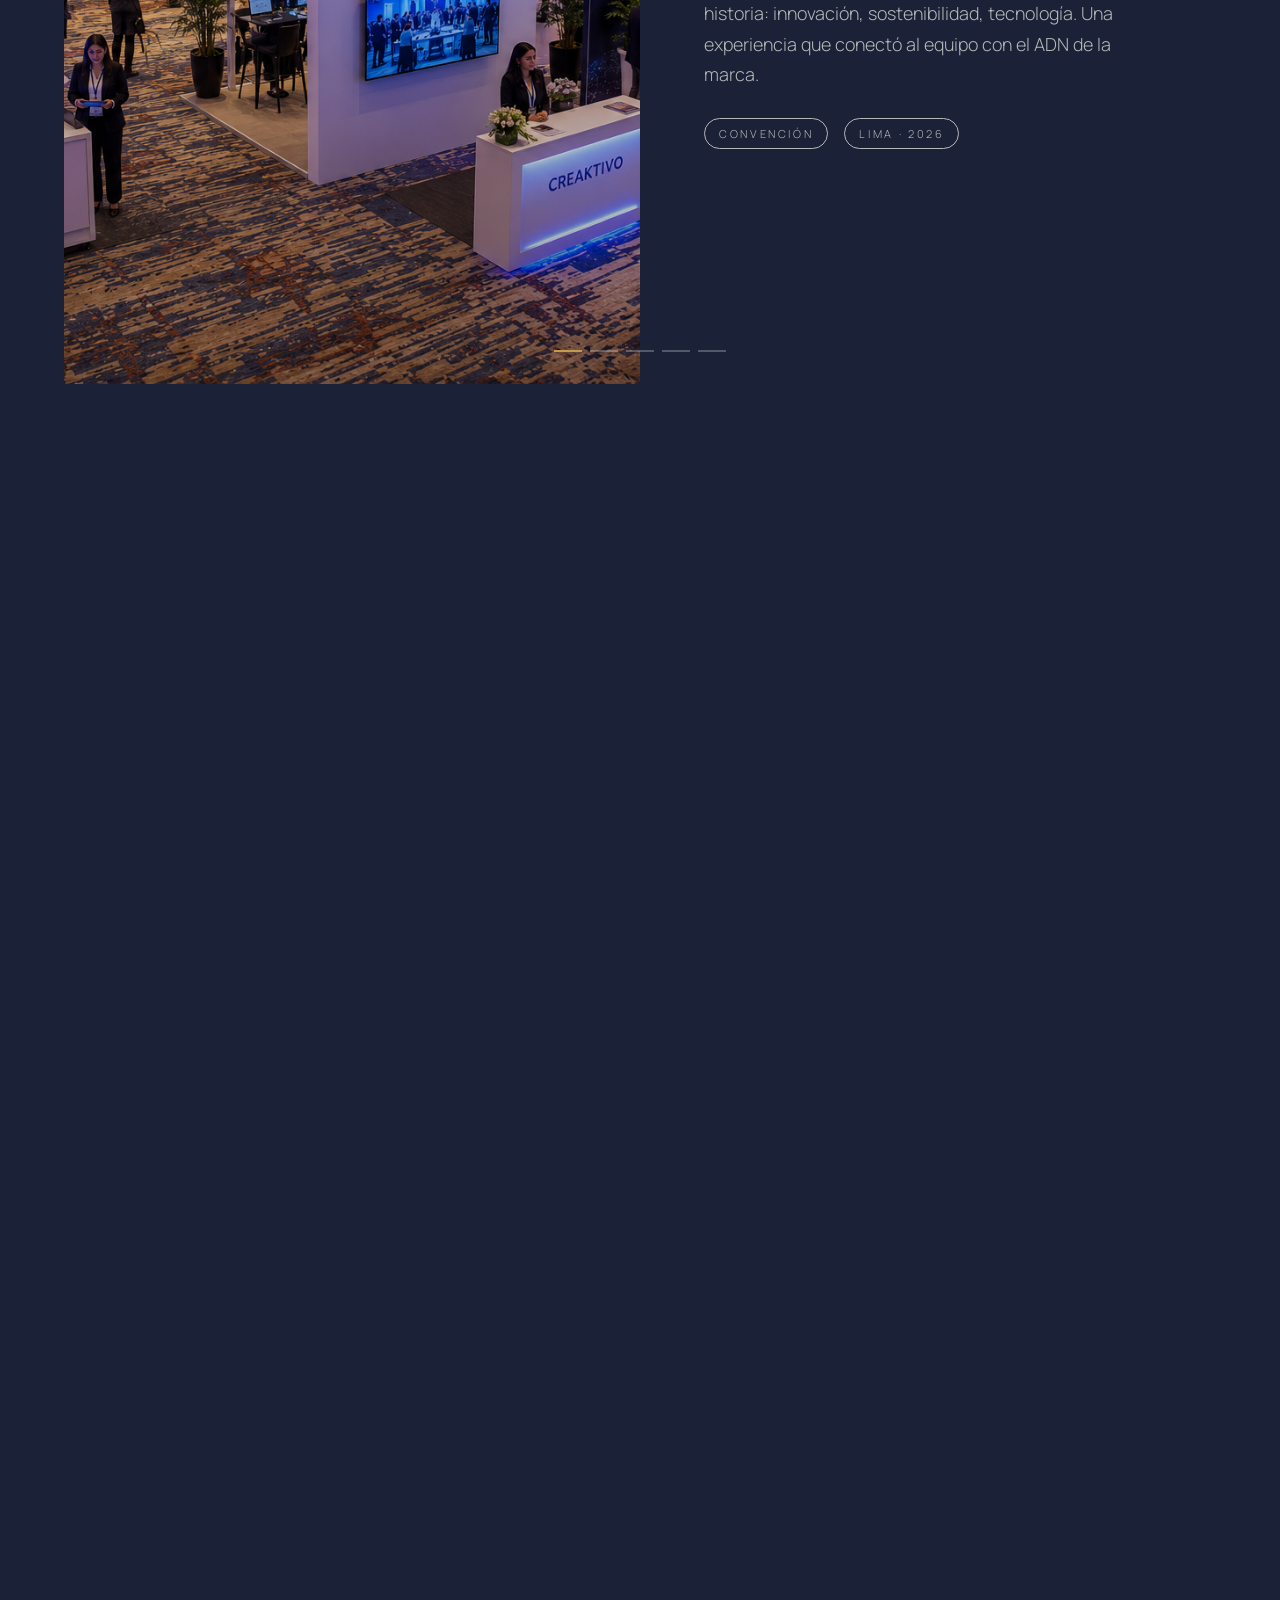
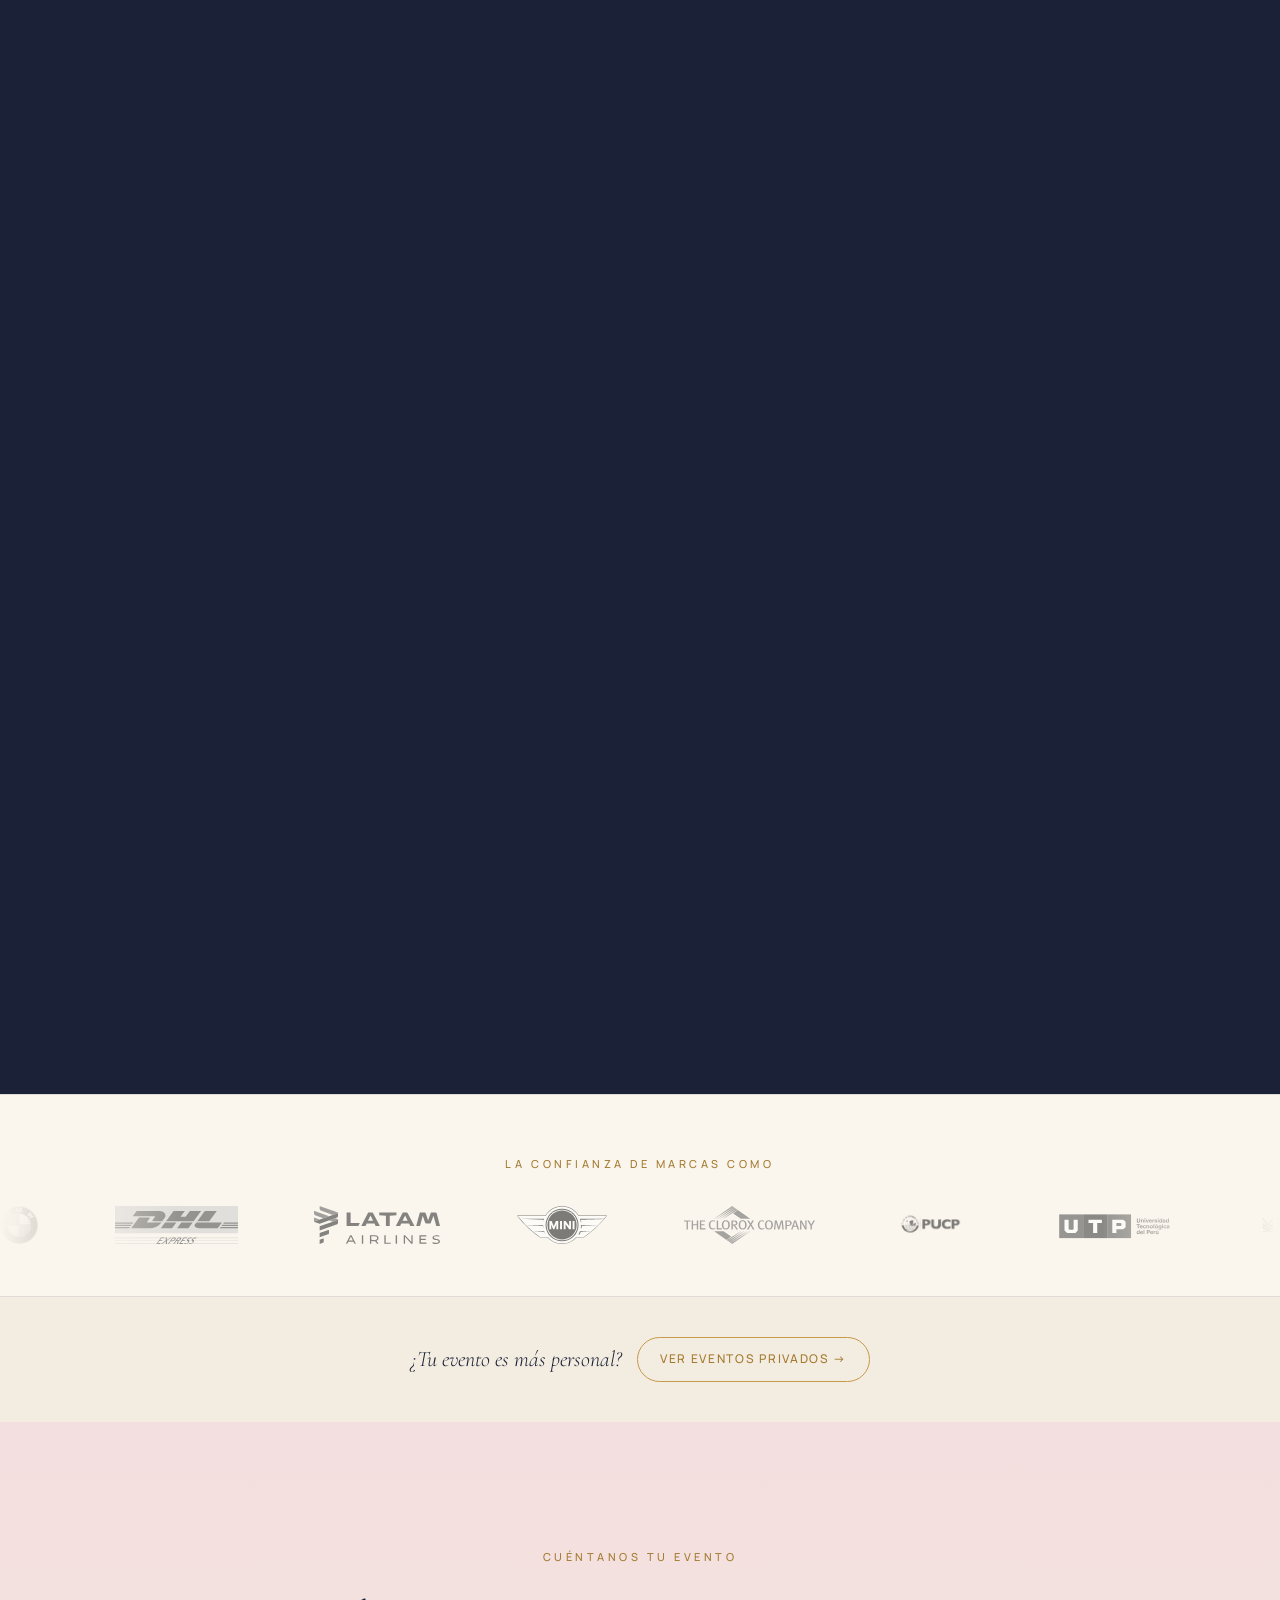
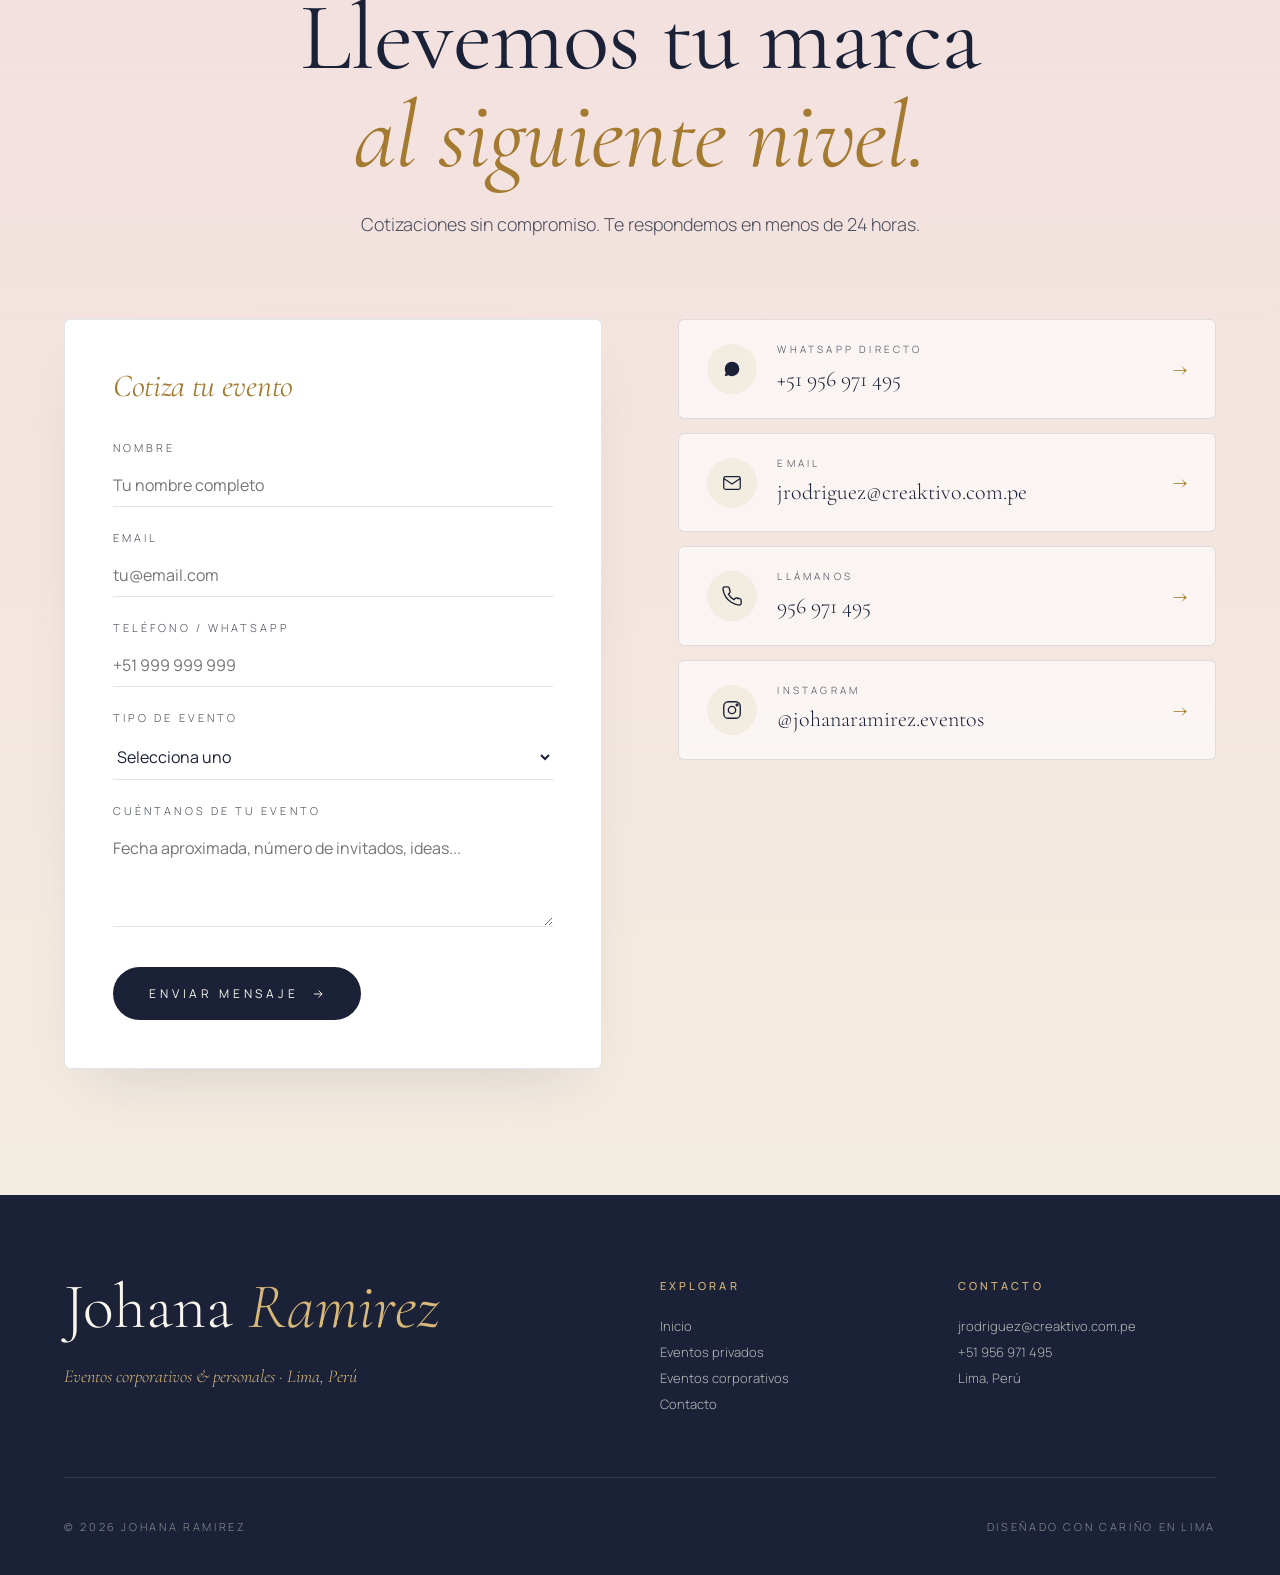
<file: corporativo.html>
<!doctype html>
<html lang="es">
<head>
  <meta charset="utf-8" />
  <meta name="viewport" content="width=device-width, initial-scale=1, viewport-fit=cover" />
  <title>Eventos corporativos — Johana Ramirez | Lima</title>
  <meta name="description" content="Lanzamientos, activaciones, convenciones y galas para marcas como BMW, DHL y LATAM. Producción integral y dirección creativa en Lima, Perú." />
  <meta name="theme-color" content="#1b2238" />

  <!-- Fonts -->
  <link rel="preconnect" href="https://fonts.googleapis.com" />
  <link rel="preconnect" href="https://fonts.gstatic.com" crossorigin />
  <link href="https://fonts.googleapis.com/css2?family=Cormorant+Garamond:ital,wght@0,300;0,400;0,500;0,600;1,400;1,500&family=Manrope:wght@200;300;400;500;600&display=swap" rel="stylesheet" />

  <link rel="stylesheet" href="css/style.css?v=16" />
  <link rel="icon" type="image/png" href="assets/logo.png" />
</head>
<body class="subpage">

  <!-- ============ NAV ============ -->
  <nav class="nav">
    <a href="index.html" class="nav__brand">
      <img class="nav__logo" src="assets/img/jr_mark.png?v=1" alt="Johana Ramirez" decoding="async" />
      <span class="hide-mobile">Johana Ramirez</span>
    </a>
    <a href="#contacto" class="nav__cta">Cotiza tu evento</a>
  </nav>

  <a href="https://wa.me/51956971495?text=Hola%20Johana%2C%20me%20gustar%C3%ADa%20cotizar%20un%20evento%20corporativo" class="whatsapp-fab" target="_blank" rel="noopener" aria-label="WhatsApp">
    <svg viewBox="0 0 24 24" fill="currentColor"><path d="M17.6 6.32A7.85 7.85 0 0 0 12.05 4 7.94 7.94 0 0 0 4.1 11.94a7.86 7.86 0 0 0 1.06 3.96L4 20l4.21-1.1a7.93 7.93 0 0 0 3.83.98h.01a7.94 7.94 0 0 0 7.94-7.94 7.86 7.86 0 0 0-2.39-5.62Zm-5.55 12.2h-.01a6.59 6.59 0 0 1-3.36-.92l-.24-.14-2.5.65.67-2.44-.16-.25a6.59 6.59 0 0 1-1.01-3.5 6.6 6.6 0 0 1 6.6-6.6 6.55 6.55 0 0 1 4.66 1.94 6.55 6.55 0 0 1 1.93 4.66 6.6 6.6 0 0 1-6.58 6.6Zm3.62-4.94c-.2-.1-1.17-.58-1.35-.64-.18-.07-.31-.1-.45.1-.13.2-.51.64-.62.77-.12.14-.23.15-.42.05-.2-.1-.84-.31-1.6-.99a6 6 0 0 1-1.1-1.38c-.12-.2-.01-.31.09-.41.09-.09.2-.23.3-.35.1-.12.13-.2.2-.34.06-.13.03-.25-.02-.35-.05-.1-.45-1.08-.62-1.48-.16-.39-.33-.34-.45-.34h-.38c-.13 0-.35.05-.53.25-.18.2-.7.69-.7 1.67 0 .98.72 1.93.82 2.07.1.14 1.42 2.17 3.45 3.04.48.2.86.33 1.16.42.49.16.93.13 1.28.08.39-.06 1.17-.48 1.34-.94.16-.46.16-.86.12-.94-.05-.08-.18-.13-.38-.23Z"/></svg>
  </a>

  <span id="top"></span>

  <!-- ============ CORPORATE STORY ============ -->
  <section class="section story corporate tight" id="corporativo" data-section="corporate-intro">
    <div class="container story__intro">
      <a href="index.html" class="backlink">← Volver al inicio</a>
      <div class="eyebrow fade-up">Capítulo I <span class="dot"></span> Lo corporativo</div>
      <h2 class="fade-up delay-1">Eventos que <span class="it">construyen marca.</span></h2>
      <p class="body fade-up delay-2" style="margin: 0 auto;">Lanzamientos, activaciones, galas y celebraciones internas para marcas como BMW, DHL, LATAM y Creaktivo. Producción integral, dirección creativa y un equipo que cuida cada detalle.</p>

      <ul class="offerings fade-up delay-3" aria-label="Lo que ofrecemos para eventos corporativos">
        <li><span class="offerings__t">Lanzamientos &amp; activaciones</span><span class="offerings__d">Activaciones de marca a gran escala, con escenografía, logística y seguridad al milímetro.</span></li>
        <li><span class="offerings__t">Convenciones &amp; conferencias</span><span class="offerings__d">Experiencias inmersivas que conectan a tu equipo con el ADN de la marca.</span></li>
        <li><span class="offerings__t">Galas &amp; cenas corporativas</span><span class="offerings__d">Celebraciones de fin de año, premiaciones y homenajes a clientes y aliados.</span></li>
        <li><span class="offerings__t">Celebración interna &amp; cultura</span><span class="offerings__d">Comunicación interna, Great Place To Work y activaciones deportivas para tu gente.</span></li>
      </ul>
    </div>

    <!-- Pinned reel — 5 slides, ~50vh of scroll per slide -->
    <div class="reel" data-reel="corporate" style="height: 350vh;">
      <div class="reel__sticky">
        <div class="reel__media">
          <div class="reel__slide">
            <img src="assets/img/bmw-creaktivo.png" alt="BMW Group · Creaktivo — Convención corporativa" loading="lazy" />
          </div>
          <div class="reel__slide">
            <img src="assets/img/viva-peru.png" alt="Viva el Perú — Activación masiva en hangar de aeropuerto" loading="lazy" />
          </div>
          <div class="reel__slide">
            <img src="assets/img/dhl-times.jpeg" alt="DHL — Rumbo a Great Place To Work 2026" loading="lazy" />
          </div>
          <div class="reel__slide">
            <img src="assets/img/cancion-criolla.png" alt="LATAM — Día de la Canción Criolla en hangar" loading="lazy" />
          </div>
          <div class="reel__slide">
            <img src="assets/img/dhl-football.png" alt="DHL — Activación deportiva al aire libre" loading="lazy" />
          </div>
        </div>
        <div class="reel__text">
          <div class="reel__panel">
            <span class="num">01 — Convención</span>
            <h3>BMW Group<br/><span class="italic">Placer de liderar el futuro.</span></h3>
            <p class="body">Una convención inmersiva donde cada stand contó una historia: innovación, sostenibilidad, tecnología. Una experiencia que conectó al equipo con el ADN de la marca.</p>
            <div class="meta"><span>Convención</span><span>Lima · 2026</span></div>
          </div>
          <div class="reel__panel">
            <span class="num">02 — Activación masiva</span>
            <h3>Viva el Perú<br/><span class="italic">en el hangar de LATAM.</span></h3>
            <p class="body">Un escenario para miles, banderas al viento y la pista de un aeropuerto como protagonista. Producción a gran escala con seguridad, escenografía y logística al milímetro.</p>
            <div class="meta"><span>Activación</span><span>Aeropuerto · Lima</span></div>
          </div>
          <div class="reel__panel">
            <span class="num">03 — Celebración interna</span>
            <h3>DHL Times<br/><span class="italic">Rumbo a GPTW 2026.</span></h3>
            <p class="body">Un set fotográfico tipo "periódico vivo" para celebrar a la gente que hace grande a DHL. Globos, color, prensa y mucho corazón.</p>
            <div class="meta"><span>Comunicación interna</span><span>DHL Perú</span></div>
          </div>
          <div class="reel__panel">
            <span class="num">04 — Cena corporativa</span>
            <h3>Día de la Canción Criolla<br/><span class="italic">en el hangar de LATAM.</span></h3>
            <p class="body">Marinera, mantel largo y un Airbus a metros de la mesa. Un homenaje a lo peruano para clientes y aliados estratégicos.</p>
            <div class="meta"><span>Gala</span><span>LATAM</span></div>
          </div>
          <div class="reel__panel">
            <span class="num">05 — Activación deportiva</span>
            <h3>DHL Cup<br/><span class="italic">al borde del mar.</span></h3>
            <p class="body">Fútbol, vóley playa, foodtrucks y atardecer. Una activación que dejó de ser un torneo para volverse el evento del año del equipo DHL.</p>
            <div class="meta"><span>Activación</span><span>Costa Verde</span></div>
          </div>
        </div>
        <div class="reel__counter">
          <span class="pip"></span><span class="pip"></span><span class="pip"></span><span class="pip"></span><span class="pip"></span>
        </div>
      </div>
    </div>
  </section>

  <!-- ============ TRUST BAND ============ -->
  <section class="trustband" aria-label="Marcas que confían en la producción de Johana Ramirez">
    <div class="trustband__head">
      <div class="eyebrow fade-up">La confianza de marcas como</div>
    </div>
    <div class="trust trust--band" aria-hidden="true">
      <div class="trust__track">
        <img class="trust__logo" src="assets/img/svg/bmw-7.svg" alt="BMW" decoding="async" />
        <img class="trust__logo" src="assets/img/svg/dhl-express.svg" alt="DHL Express" decoding="async" />
        <img class="trust__logo" src="assets/img/svg/latam-airlines-logo.svg" alt="LATAM Airlines" decoding="async" />
        <img class="trust__logo" src="assets/img/svg/bmw-mini-1.svg" alt="MINI" decoding="async" />
        <img class="trust__logo" src="assets/img/svg/the-clorox-company-logo.svg" alt="Clorox" decoding="async" />
        <img class="trust__logo" src="assets/img/brands/pucp.png" alt="PUCP" decoding="async" />
        <img class="trust__logo" src="assets/img/svg/utp-2.svg" alt="UTP" decoding="async" />
        <img class="trust__logo" src="assets/img/brands/touring.png" alt="Touring Club" decoding="async" />
        <img class="trust__logo" src="assets/img/svg/bmw-7.svg" alt="" decoding="async" />
        <img class="trust__logo" src="assets/img/svg/dhl-express.svg" alt="" decoding="async" />
        <img class="trust__logo" src="assets/img/svg/latam-airlines-logo.svg" alt="" decoding="async" />
        <img class="trust__logo" src="assets/img/svg/bmw-mini-1.svg" alt="" decoding="async" />
        <img class="trust__logo" src="assets/img/svg/the-clorox-company-logo.svg" alt="" decoding="async" />
        <img class="trust__logo" src="assets/img/brands/pucp.png" alt="" decoding="async" />
        <img class="trust__logo" src="assets/img/svg/utp-2.svg" alt="" decoding="async" />
        <img class="trust__logo" src="assets/img/brands/touring.png" alt="" decoding="async" />
        <img class="trust__logo" src="assets/img/svg/bmw-7.svg" alt="" decoding="async" />
        <img class="trust__logo" src="assets/img/svg/dhl-express.svg" alt="" decoding="async" />
        <img class="trust__logo" src="assets/img/svg/latam-airlines-logo.svg" alt="" decoding="async" />
        <img class="trust__logo" src="assets/img/svg/bmw-mini-1.svg" alt="" decoding="async" />
        <img class="trust__logo" src="assets/img/svg/the-clorox-company-logo.svg" alt="" decoding="async" />
        <img class="trust__logo" src="assets/img/brands/pucp.png" alt="" decoding="async" />
        <img class="trust__logo" src="assets/img/svg/utp-2.svg" alt="" decoding="async" />
        <img class="trust__logo" src="assets/img/brands/touring.png" alt="" decoding="async" />
        <img class="trust__logo" src="assets/img/svg/bmw-7.svg" alt="" decoding="async" />
        <img class="trust__logo" src="assets/img/svg/dhl-express.svg" alt="" decoding="async" />
        <img class="trust__logo" src="assets/img/svg/latam-airlines-logo.svg" alt="" decoding="async" />
        <img class="trust__logo" src="assets/img/svg/bmw-mini-1.svg" alt="" decoding="async" />
        <img class="trust__logo" src="assets/img/svg/the-clorox-company-logo.svg" alt="" decoding="async" />
        <img class="trust__logo" src="assets/img/brands/pucp.png" alt="" decoding="async" />
        <img class="trust__logo" src="assets/img/svg/utp-2.svg" alt="" decoding="async" />
        <img class="trust__logo" src="assets/img/brands/touring.png" alt="" decoding="async" />
      </div>
    </div>
  </section>

  <!-- ============ CROSS-LINK a la otra rama ============ -->
  <section class="crosslink">
    <div class="container crosslink__inner">
      <span>¿Tu evento es más personal?</span>
      <a href="privado.html" class="crosslink__go">Ver eventos privados →</a>
    </div>
  </section>

  <!-- ============ CTA / CONTACT ============ -->
  <section class="section cta" id="contacto">
    <div class="container">
      <div class="cta__head">
        <div class="eyebrow fade-up">Cuéntanos tu evento</div>
        <h2 class="fade-up delay-1">Llevemos tu marca<br/><span class="it">al siguiente nivel.</span></h2>
        <p class="body fade-up delay-2" style="margin: 0 auto;">Cotizaciones sin compromiso. Te respondemos en menos de 24 horas.</p>
      </div>

      <div class="cta__grid">
        <form class="contact-card fade-up" id="contact-form">
          <h3 class="italic" style="font-family: var(--serif);">Cotiza tu evento</h3>

          <div class="field">
            <label for="name">Nombre</label>
            <input id="name" name="name" type="text" required placeholder="Tu nombre completo" />
          </div>

          <div class="field">
            <label for="email">Email</label>
            <input id="email" name="email" type="email" required placeholder="tu@email.com" />
          </div>

          <div class="field">
            <label for="phone">Teléfono / WhatsApp</label>
            <input id="phone" name="phone" type="tel" placeholder="+51 999 999 999" />
          </div>

          <div class="field">
            <label for="type">Tipo de evento</label>
            <select id="type" name="type">
              <option value="">Selecciona uno</option>
              <option>Evento corporativo</option>
              <option>Activación / lanzamiento</option>
              <option>Convención / conferencia</option>
              <option>Gala / cena corporativa</option>
              <option>Celebración interna</option>
              <option>Otro</option>
            </select>
          </div>

          <div class="field">
            <label for="message">Cuéntanos de tu evento</label>
            <textarea id="message" name="message" placeholder="Fecha aproximada, número de invitados, ideas..."></textarea>
          </div>

          <button type="submit" class="btn-primary">
            Enviar mensaje
            <svg viewBox="0 0 24 24" fill="none" stroke="currentColor" stroke-width="1.6"><path d="M5 12h14M13 6l6 6-6 6"/></svg>
          </button>
        </form>

        <div class="contact-list fade-up delay-1">
          <a href="https://wa.me/51956971495?text=Hola%20Johana%2C%20me%20gustar%C3%ADa%20cotizar%20un%20evento%20corporativo" class="contact-row" target="_blank" rel="noopener">
            <div class="contact-row__icon">
              <svg viewBox="0 0 24 24" fill="currentColor"><path d="M17.6 6.32A7.85 7.85 0 0 0 12.05 4 7.94 7.94 0 0 0 4.1 11.94a7.86 7.86 0 0 0 1.06 3.96L4 20l4.21-1.1a7.93 7.93 0 0 0 3.83.98h.01a7.94 7.94 0 0 0 7.94-7.94 7.86 7.86 0 0 0-2.39-5.62Z"/></svg>
            </div>
            <div class="contact-row__text">
              <div class="lbl">WhatsApp directo</div>
              <div class="val">+51 956 971 495</div>
            </div>
            <span class="contact-row__arrow">→</span>
          </a>

          <a href="mailto:jrodriguez@creaktivo.com.pe" class="contact-row">
            <div class="contact-row__icon">
              <svg viewBox="0 0 24 24" fill="none" stroke="currentColor" stroke-width="1.4"><rect x="3" y="5" width="18" height="14" rx="2"/><path d="m3 7 9 6 9-6"/></svg>
            </div>
            <div class="contact-row__text">
              <div class="lbl">Email</div>
              <div class="val">jrodriguez@creaktivo.com.pe</div>
            </div>
            <span class="contact-row__arrow">→</span>
          </a>

          <a href="tel:+51956971495" class="contact-row">
            <div class="contact-row__icon">
              <svg viewBox="0 0 24 24" fill="none" stroke="currentColor" stroke-width="1.5"><path d="M22 16.92v3a2 2 0 0 1-2.18 2 19.86 19.86 0 0 1-8.63-3.07 19.5 19.5 0 0 1-6-6 19.86 19.86 0 0 1-3.07-8.67A2 2 0 0 1 4.1 2h3a2 2 0 0 1 2 1.72c.13.96.36 1.91.7 2.81a2 2 0 0 1-.45 2.11L8.1 9.91a16 16 0 0 0 6 6l1.27-1.27a2 2 0 0 1 2.11-.45c.9.34 1.85.57 2.81.7A2 2 0 0 1 22 16.92Z"/></svg>
            </div>
            <div class="contact-row__text">
              <div class="lbl">Llámanos</div>
              <div class="val">956 971 495</div>
            </div>
            <span class="contact-row__arrow">→</span>
          </a>

          <a href="https://instagram.com/johanaramirez.eventos" class="contact-row" target="_blank" rel="noopener">
            <div class="contact-row__icon">
              <svg viewBox="0 0 24 24" fill="none" stroke="currentColor" stroke-width="1.5"><rect x="3" y="3" width="18" height="18" rx="5"/><circle cx="12" cy="12" r="4"/><circle cx="17.5" cy="6.5" r="1" fill="currentColor"/></svg>
            </div>
            <div class="contact-row__text">
              <div class="lbl">Instagram</div>
              <div class="val">@johanaramirez.eventos</div>
            </div>
            <span class="contact-row__arrow">→</span>
          </a>
        </div>
      </div>
    </div>
  </section>

  <!-- ============ FOOTER ============ -->
  <footer class="footer">
    <div class="footer__top">
      <div>
        <div class="footer__brand">Johana <span class="it">Ramirez</span></div>
        <div class="footer__tag">Eventos corporativos & personales · Lima, Perú</div>
      </div>
      <div class="footer__links">
        <div>
          <h5>Explorar</h5>
          <a href="index.html">Inicio</a><br/>
          <a href="privado.html">Eventos privados</a><br/>
          <a href="corporativo.html">Eventos corporativos</a><br/>
          <a href="#contacto">Contacto</a>
        </div>
        <div>
          <h5>Contacto</h5>
          jrodriguez@creaktivo.com.pe<br/>
          +51 956 971 495<br/>
          Lima, Perú
        </div>
      </div>
    </div>
    <div class="footer__bottom">
      <div>© 2026 Johana Ramirez</div>
      <div>Diseñado con cariño en Lima</div>
    </div>
  </footer>

  <script src="js/app.js?v=13"></script>
</body>
</html>
</file>
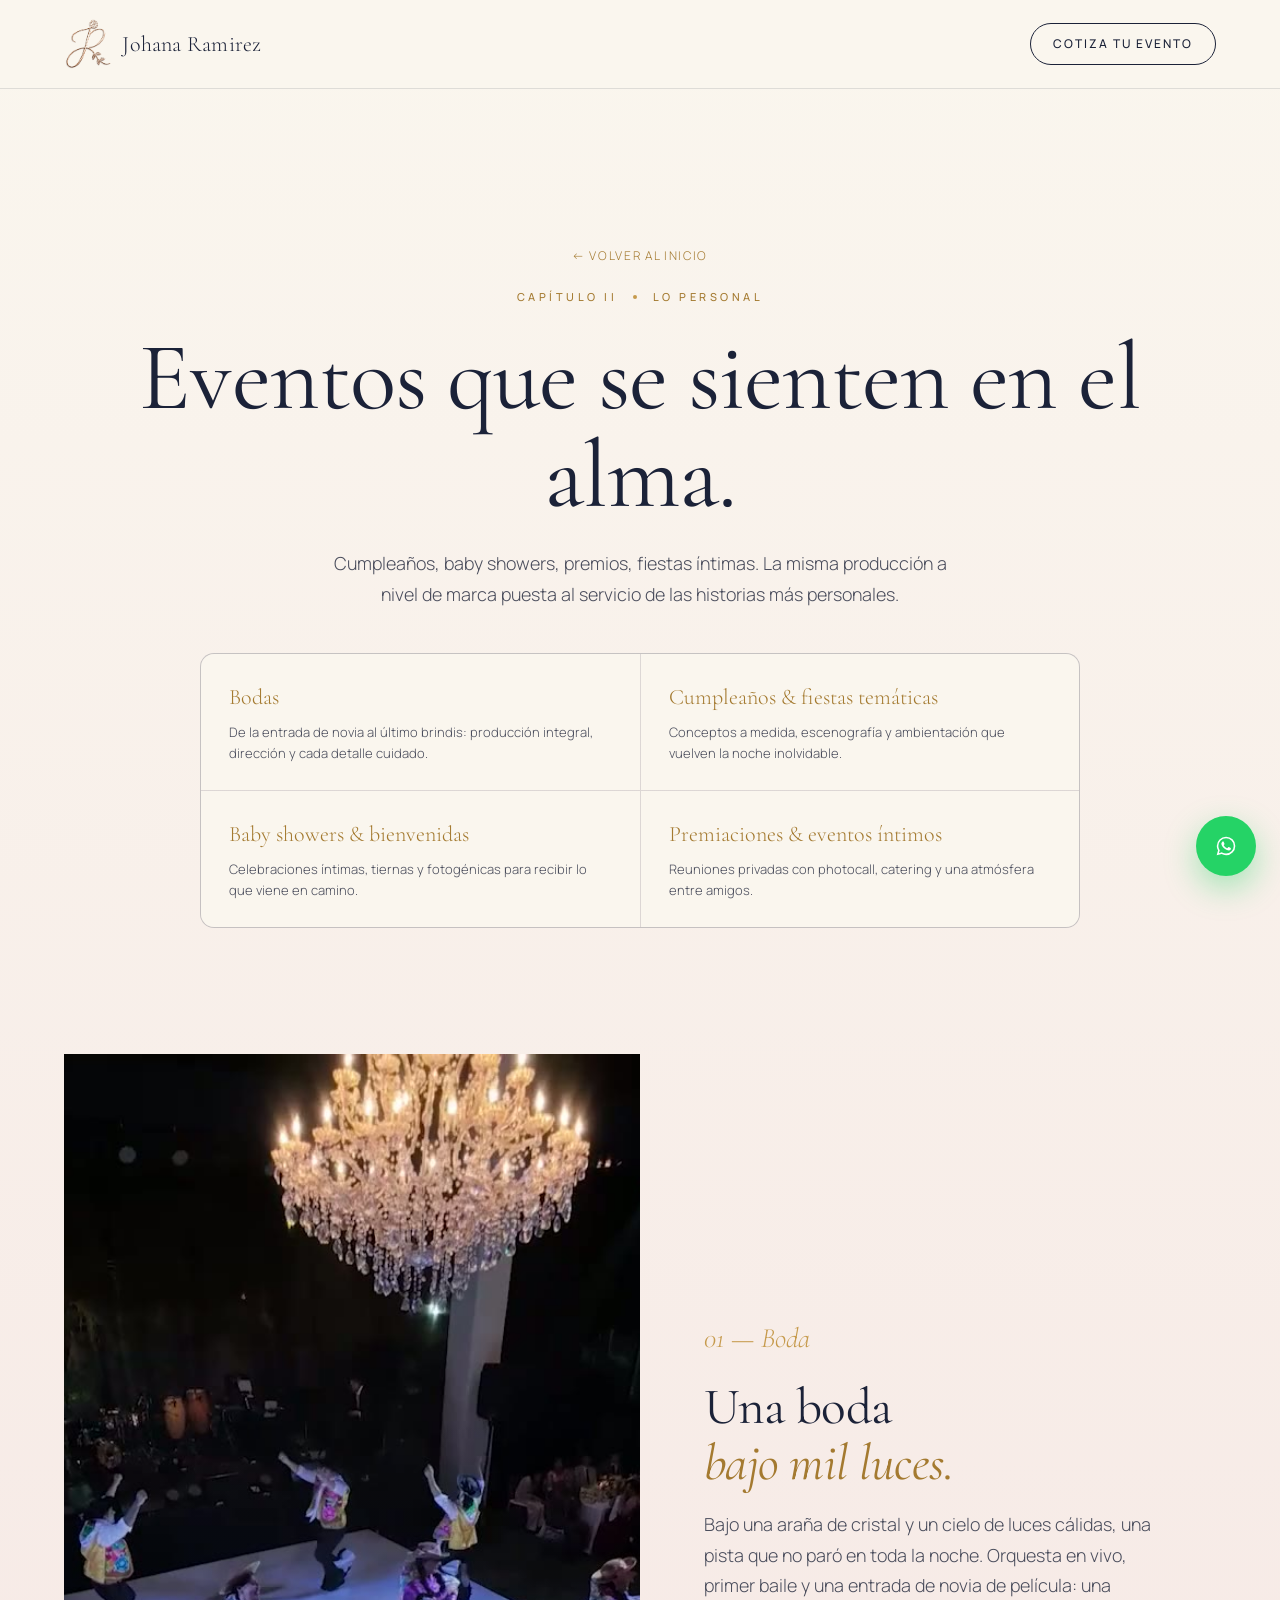
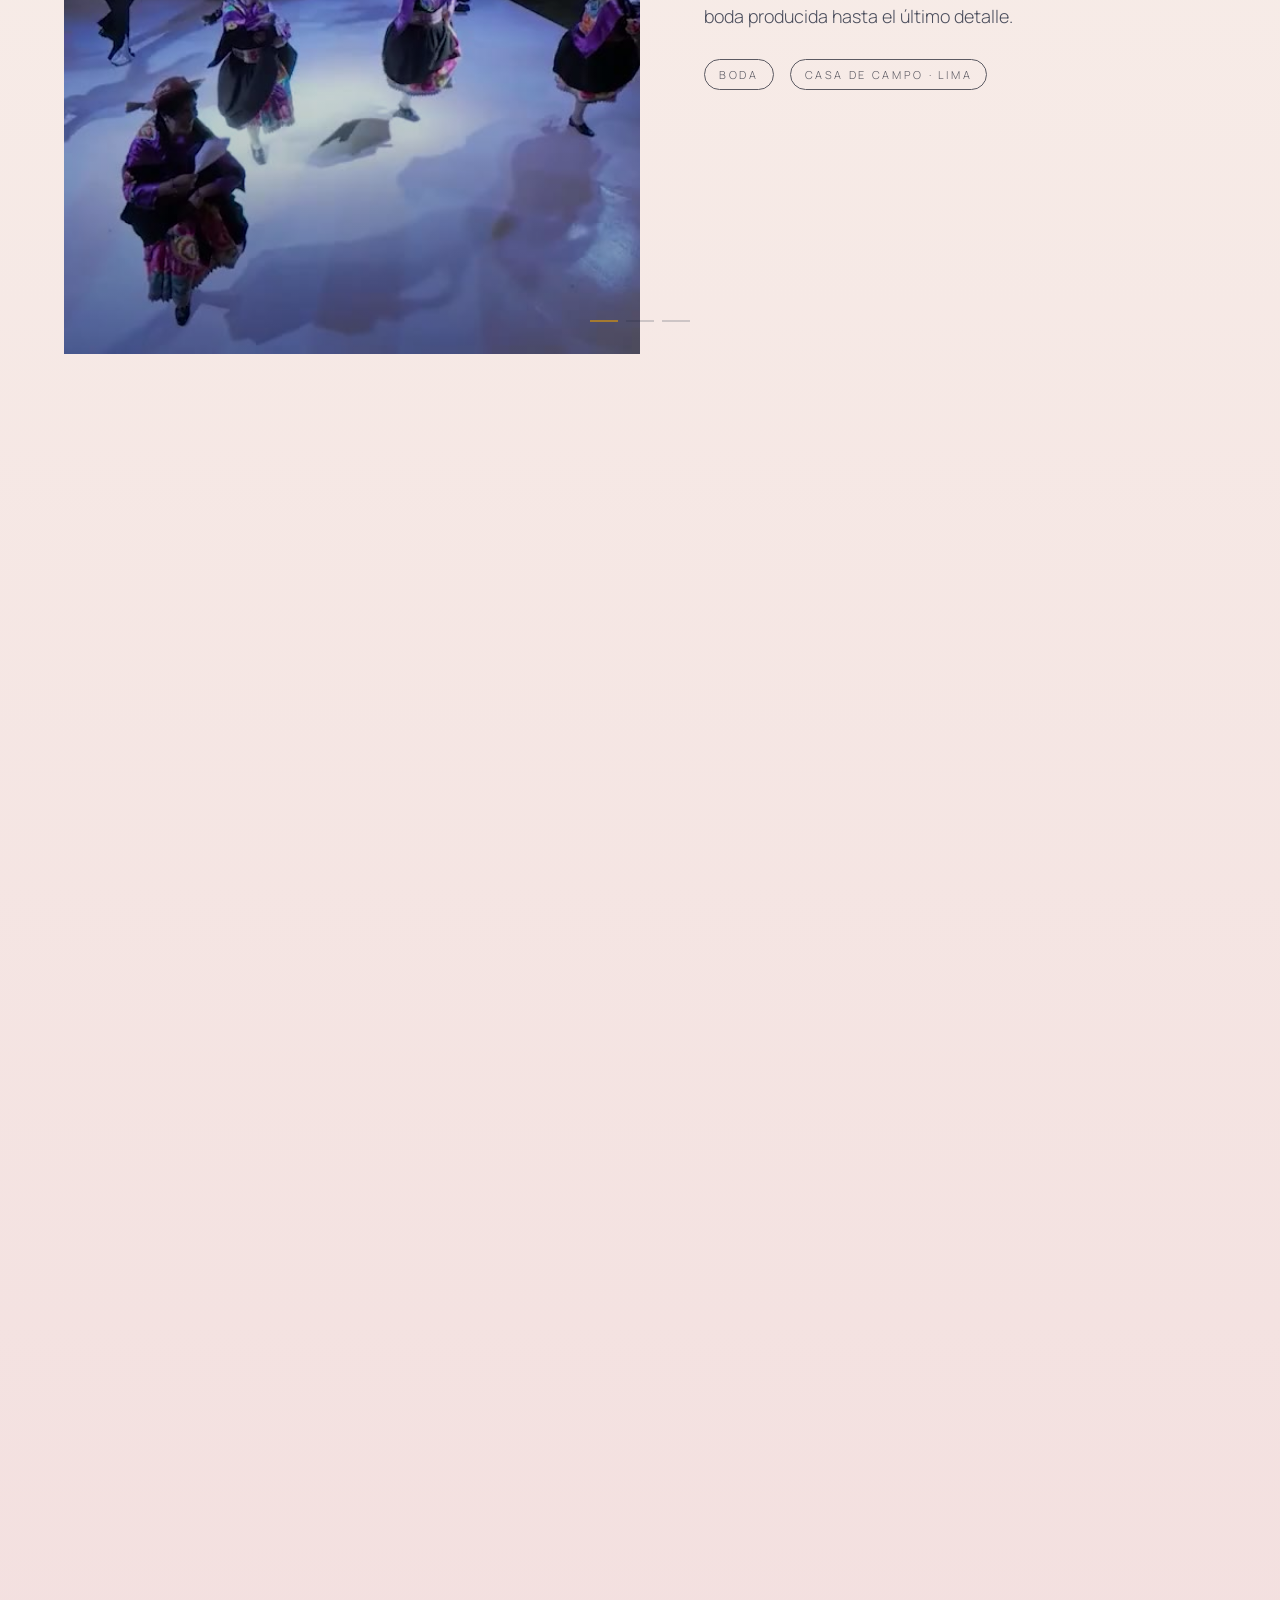
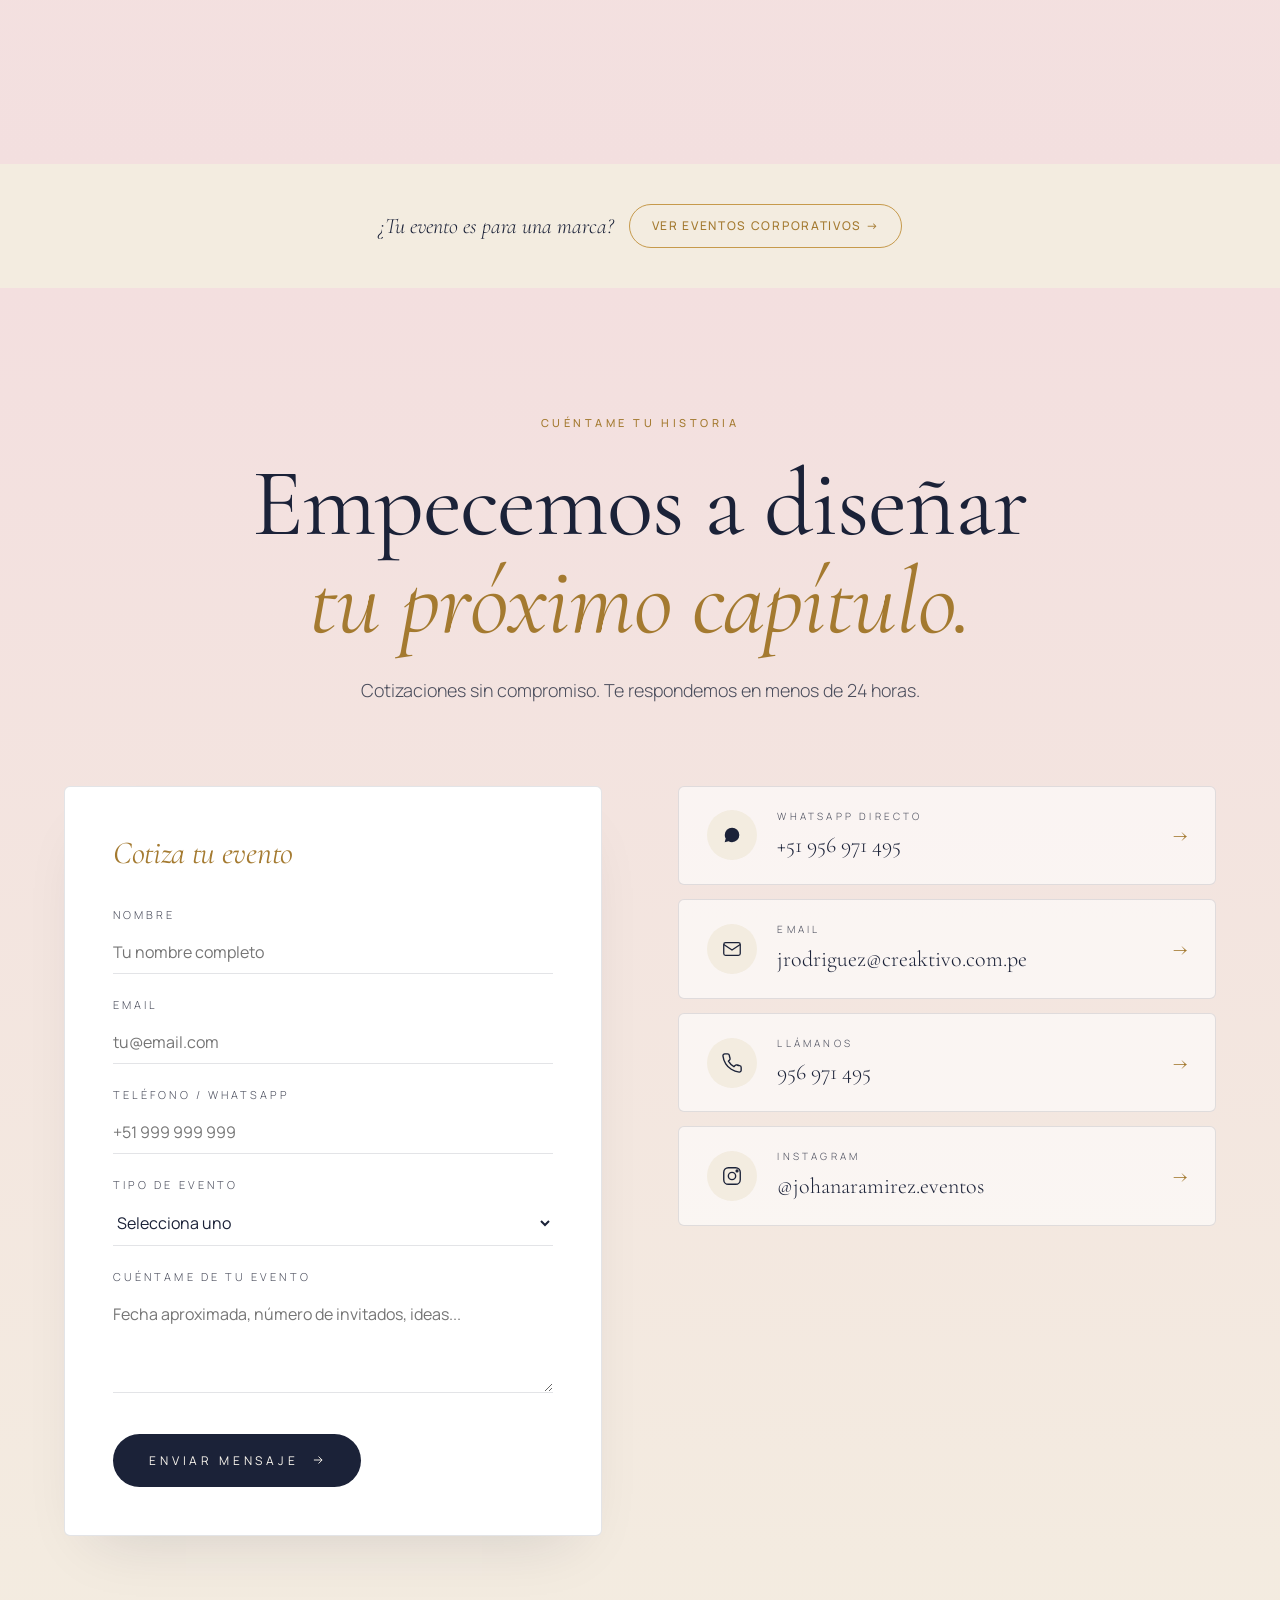
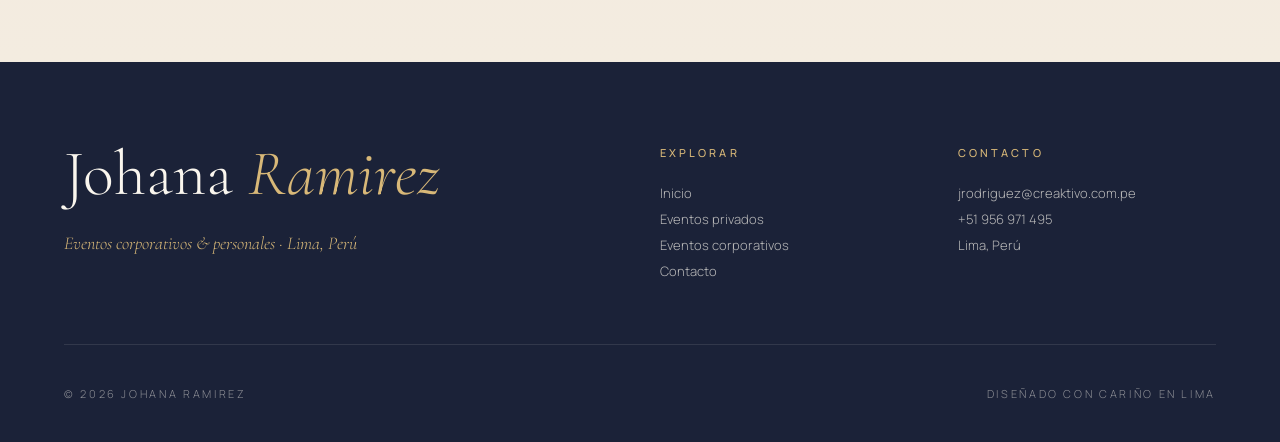
<file: privado.html>
<!doctype html>
<html lang="es">
<head>
  <meta charset="utf-8" />
  <meta name="viewport" content="width=device-width, initial-scale=1, viewport-fit=cover" />
  <title>Eventos privados — Johana Ramirez | Bodas y celebraciones en Lima</title>
  <meta name="description" content="Bodas, cumpleaños, baby showers y fiestas íntimas con producción a nivel de marca. La misma productora detrás de eventos de BMW, DHL y LATAM, al servicio de tu historia. Lima, Perú." />
  <meta name="theme-color" content="#faf6ee" />

  <!-- Fonts -->
  <link rel="preconnect" href="https://fonts.googleapis.com" />
  <link rel="preconnect" href="https://fonts.gstatic.com" crossorigin />
  <link href="https://fonts.googleapis.com/css2?family=Cormorant+Garamond:ital,wght@0,300;0,400;0,500;0,600;1,400;1,500&family=Manrope:wght@200;300;400;500;600&display=swap" rel="stylesheet" />

  <link rel="stylesheet" href="css/style.css?v=16" />
  <link rel="icon" type="image/png" href="assets/logo.png" />
</head>
<body class="subpage">

  <!-- ============ NAV ============ -->
  <nav class="nav">
    <a href="index.html" class="nav__brand">
      <img class="nav__logo" src="assets/img/jr_mark.png?v=1" alt="Johana Ramirez" decoding="async" />
      <span class="hide-mobile">Johana Ramirez</span>
    </a>
    <a href="#contacto" class="nav__cta">Cotiza tu evento</a>
  </nav>

  <a href="https://wa.me/51956971495?text=Hola%20Johana%2C%20me%20gustar%C3%ADa%20cotizar%20un%20evento%20privado" class="whatsapp-fab" target="_blank" rel="noopener" aria-label="WhatsApp">
    <svg viewBox="0 0 24 24" fill="currentColor"><path d="M17.6 6.32A7.85 7.85 0 0 0 12.05 4 7.94 7.94 0 0 0 4.1 11.94a7.86 7.86 0 0 0 1.06 3.96L4 20l4.21-1.1a7.93 7.93 0 0 0 3.83.98h.01a7.94 7.94 0 0 0 7.94-7.94 7.86 7.86 0 0 0-2.39-5.62Zm-5.55 12.2h-.01a6.59 6.59 0 0 1-3.36-.92l-.24-.14-2.5.65.67-2.44-.16-.25a6.59 6.59 0 0 1-1.01-3.5 6.6 6.6 0 0 1 6.6-6.6 6.55 6.55 0 0 1 4.66 1.94 6.55 6.55 0 0 1 1.93 4.66 6.6 6.6 0 0 1-6.58 6.6Zm3.62-4.94c-.2-.1-1.17-.58-1.35-.64-.18-.07-.31-.1-.45.1-.13.2-.51.64-.62.77-.12.14-.23.15-.42.05-.2-.1-.84-.31-1.6-.99a6 6 0 0 1-1.1-1.38c-.12-.2-.01-.31.09-.41.09-.09.2-.23.3-.35.1-.12.13-.2.2-.34.06-.13.03-.25-.02-.35-.05-.1-.45-1.08-.62-1.48-.16-.39-.33-.34-.45-.34h-.38c-.13 0-.35.05-.53.25-.18.2-.7.69-.7 1.67 0 .98.72 1.93.82 2.07.1.14 1.42 2.17 3.45 3.04.48.2.86.33 1.16.42.49.16.93.13 1.28.08.39-.06 1.17-.48 1.34-.94.16-.46.16-.86.12-.94-.05-.08-.18-.13-.38-.23Z"/></svg>
  </a>

  <span id="top"></span>

  <!-- ============ PERSONAL STORY ============ -->
  <section class="section story personal tight" id="privado" data-section="personal-intro">
    <div class="container story__intro">
      <a href="index.html" class="backlink">← Volver al inicio</a>
      <div class="eyebrow fade-up">Capítulo II <span class="dot"></span> Lo personal</div>
      <h2 class="fade-up delay-1">Eventos que <span class="it">se sienten en el alma.</span></h2>
      <p class="body fade-up delay-2" style="margin: 0 auto;">Cumpleaños, baby showers, premios, fiestas íntimas. La misma producción a nivel de marca puesta al servicio de las historias más personales.</p>

      <ul class="offerings fade-up delay-3" aria-label="Lo que ofrecemos para eventos privados">
        <li><span class="offerings__t">Bodas</span><span class="offerings__d">De la entrada de novia al último brindis: producción integral, dirección y cada detalle cuidado.</span></li>
        <li><span class="offerings__t">Cumpleaños &amp; fiestas temáticas</span><span class="offerings__d">Conceptos a medida, escenografía y ambientación que vuelven la noche inolvidable.</span></li>
        <li><span class="offerings__t">Baby showers &amp; bienvenidas</span><span class="offerings__d">Celebraciones íntimas, tiernas y fotogénicas para recibir lo que viene en camino.</span></li>
        <li><span class="offerings__t">Premiaciones &amp; eventos íntimos</span><span class="offerings__d">Reuniones privadas con photocall, catering y una atmósfera entre amigos.</span></li>
      </ul>
    </div>

    <div class="reel" data-reel="personal" style="height: 250vh;">
      <div class="reel__sticky">
        <div class="reel__media">
          <div class="reel__slide">
            <video class="reel__video" poster="assets/boda-poster.jpg?v=3" muted loop playsinline preload="metadata" aria-hidden="true">
              <source src="assets/boda-loop.mp4?v=3" type="video/mp4" />
            </video>
          </div>
          <div class="reel__slide">
            <img src="assets/img/premio-influencer.png" alt="Premio Influencer 2026 — Rooftop sobre el malecón al atardecer" loading="lazy" />
          </div>
          <div class="reel__slide">
            <img src="assets/img/baby-shower.png" alt="Baby Shower temático — Rooftop con vista al mar" loading="lazy" />
          </div>
        </div>
        <div class="reel__text">
          <div class="reel__panel">
            <span class="num">01 — Boda</span>
            <h3>Una boda<br/><span class="italic">bajo mil luces.</span></h3>
            <p class="body">Bajo una araña de cristal y un cielo de luces cálidas, una pista que no paró en toda la noche. Orquesta en vivo, primer baile y una entrada de novia de película: una boda producida hasta el último detalle.</p>
            <div class="meta"><span>Boda</span><span>Casa de campo · Lima</span></div>
          </div>
          <div class="reel__panel">
            <span class="num">02 — Premiación íntima</span>
            <h3>Premio Influencer<br/><span class="italic">con el mar de testigo.</span></h3>
            <p class="body">Un rooftop frente al océano, luces cálidas y un photocall que se volvió portada de redes. Una premiación que se sintió como una fiesta entre amigos.</p>
            <div class="meta"><span>Premiación</span><span>Rooftop · Lima</span></div>
          </div>
          <div class="reel__panel">
            <span class="num">03 — Baby shower</span>
            <h3>Bienvenida en rosa<br/><span class="italic">al borde del acantilado.</span></h3>
            <p class="body">Globos pastel, letras gigantes, mesas redondas y luces colgantes con vista al Pacífico. Una tarde para celebrar la vida que viene en camino.</p>
            <div class="meta"><span>Baby Shower</span><span>Miraflores</span></div>
          </div>
        </div>
        <div class="reel__counter">
          <span class="pip"></span><span class="pip"></span><span class="pip"></span>
        </div>
      </div>
    </div>
  </section>

  <!-- ============ CROSS-LINK a la otra rama ============ -->
  <section class="crosslink">
    <div class="container crosslink__inner">
      <span>¿Tu evento es para una marca?</span>
      <a href="corporativo.html" class="crosslink__go">Ver eventos corporativos →</a>
    </div>
  </section>

  <!-- ============ CTA / CONTACT ============ -->
  <section class="section cta" id="contacto">
    <div class="container">
      <div class="cta__head">
        <div class="eyebrow fade-up">Cuéntame tu historia</div>
        <h2 class="fade-up delay-1">Empecemos a diseñar<br/><span class="it">tu próximo capítulo.</span></h2>
        <p class="body fade-up delay-2" style="margin: 0 auto;">Cotizaciones sin compromiso. Te respondemos en menos de 24 horas.</p>
      </div>

      <div class="cta__grid">
        <form class="contact-card fade-up" id="contact-form">
          <h3 class="italic" style="font-family: var(--serif);">Cotiza tu evento</h3>

          <div class="field">
            <label for="name">Nombre</label>
            <input id="name" name="name" type="text" required placeholder="Tu nombre completo" />
          </div>

          <div class="field">
            <label for="email">Email</label>
            <input id="email" name="email" type="email" required placeholder="tu@email.com" />
          </div>

          <div class="field">
            <label for="phone">Teléfono / WhatsApp</label>
            <input id="phone" name="phone" type="tel" placeholder="+51 999 999 999" />
          </div>

          <div class="field">
            <label for="type">Tipo de evento</label>
            <select id="type" name="type">
              <option value="">Selecciona uno</option>
              <option>Boda</option>
              <option>Cumpleaños</option>
              <option>Baby shower</option>
              <option>Fiesta privada</option>
              <option>Aniversario / celebración</option>
              <option>Premiación íntima</option>
              <option>Otro</option>
            </select>
          </div>

          <div class="field">
            <label for="message">Cuéntame de tu evento</label>
            <textarea id="message" name="message" placeholder="Fecha aproximada, número de invitados, ideas..."></textarea>
          </div>

          <button type="submit" class="btn-primary">
            Enviar mensaje
            <svg viewBox="0 0 24 24" fill="none" stroke="currentColor" stroke-width="1.6"><path d="M5 12h14M13 6l6 6-6 6"/></svg>
          </button>
        </form>

        <div class="contact-list fade-up delay-1">
          <a href="https://wa.me/51956971495?text=Hola%20Johana%2C%20me%20gustar%C3%ADa%20cotizar%20un%20evento%20privado" class="contact-row" target="_blank" rel="noopener">
            <div class="contact-row__icon">
              <svg viewBox="0 0 24 24" fill="currentColor"><path d="M17.6 6.32A7.85 7.85 0 0 0 12.05 4 7.94 7.94 0 0 0 4.1 11.94a7.86 7.86 0 0 0 1.06 3.96L4 20l4.21-1.1a7.93 7.93 0 0 0 3.83.98h.01a7.94 7.94 0 0 0 7.94-7.94 7.86 7.86 0 0 0-2.39-5.62Z"/></svg>
            </div>
            <div class="contact-row__text">
              <div class="lbl">WhatsApp directo</div>
              <div class="val">+51 956 971 495</div>
            </div>
            <span class="contact-row__arrow">→</span>
          </a>

          <a href="mailto:jrodriguez@creaktivo.com.pe" class="contact-row">
            <div class="contact-row__icon">
              <svg viewBox="0 0 24 24" fill="none" stroke="currentColor" stroke-width="1.4"><rect x="3" y="5" width="18" height="14" rx="2"/><path d="m3 7 9 6 9-6"/></svg>
            </div>
            <div class="contact-row__text">
              <div class="lbl">Email</div>
              <div class="val">jrodriguez@creaktivo.com.pe</div>
            </div>
            <span class="contact-row__arrow">→</span>
          </a>

          <a href="tel:+51956971495" class="contact-row">
            <div class="contact-row__icon">
              <svg viewBox="0 0 24 24" fill="none" stroke="currentColor" stroke-width="1.5"><path d="M22 16.92v3a2 2 0 0 1-2.18 2 19.86 19.86 0 0 1-8.63-3.07 19.5 19.5 0 0 1-6-6 19.86 19.86 0 0 1-3.07-8.67A2 2 0 0 1 4.1 2h3a2 2 0 0 1 2 1.72c.13.96.36 1.91.7 2.81a2 2 0 0 1-.45 2.11L8.1 9.91a16 16 0 0 0 6 6l1.27-1.27a2 2 0 0 1 2.11-.45c.9.34 1.85.57 2.81.7A2 2 0 0 1 22 16.92Z"/></svg>
            </div>
            <div class="contact-row__text">
              <div class="lbl">Llámanos</div>
              <div class="val">956 971 495</div>
            </div>
            <span class="contact-row__arrow">→</span>
          </a>

          <a href="https://instagram.com/johanaramirez.eventos" class="contact-row" target="_blank" rel="noopener">
            <div class="contact-row__icon">
              <svg viewBox="0 0 24 24" fill="none" stroke="currentColor" stroke-width="1.5"><rect x="3" y="3" width="18" height="18" rx="5"/><circle cx="12" cy="12" r="4"/><circle cx="17.5" cy="6.5" r="1" fill="currentColor"/></svg>
            </div>
            <div class="contact-row__text">
              <div class="lbl">Instagram</div>
              <div class="val">@johanaramirez.eventos</div>
            </div>
            <span class="contact-row__arrow">→</span>
          </a>
        </div>
      </div>
    </div>
  </section>

  <!-- ============ FOOTER ============ -->
  <footer class="footer">
    <div class="footer__top">
      <div>
        <div class="footer__brand">Johana <span class="it">Ramirez</span></div>
        <div class="footer__tag">Eventos corporativos & personales · Lima, Perú</div>
      </div>
      <div class="footer__links">
        <div>
          <h5>Explorar</h5>
          <a href="index.html">Inicio</a><br/>
          <a href="privado.html">Eventos privados</a><br/>
          <a href="corporativo.html">Eventos corporativos</a><br/>
          <a href="#contacto">Contacto</a>
        </div>
        <div>
          <h5>Contacto</h5>
          jrodriguez@creaktivo.com.pe<br/>
          +51 956 971 495<br/>
          Lima, Perú
        </div>
      </div>
    </div>
    <div class="footer__bottom">
      <div>© 2026 Johana Ramirez</div>
      <div>Diseñado con cariño en Lima</div>
    </div>
  </footer>

  <script src="js/app.js?v=13"></script>
</body>
</html>
</file>
<file: css/style.css>
/* ============================================
   Johana Ramirez — Eventos
   Palette: champagne / cream / gold / navy / blush
   ============================================ */

:root {
  --cream:        #faf6ee;
  --cream-2:      #f3ece0;
  --champagne:    #ece2cc;
  --blush:        #f3dfdf;
  --blush-2:      #ead2cc;
  --sage:         #e3e6d8;
  --gold:         #c69a4c;
  --gold-deep:    #a47a30;
  --gold-soft:    #d8b878;
  --navy:         #1b2238;
  --navy-2:       #2a3252;
  --ink:          #1a1d2a;
  --ink-soft:     #4a4d5c;
  --line:         rgba(27, 34, 56, 0.12);

  --serif: "Cormorant Garamond", "Cormorant", "Times New Roman", serif;
  --sans:  "Manrope", "Helvetica Neue", Helvetica, system-ui, sans-serif;

  --pad-x:   clamp(20px, 5vw, 96px);
  --maxw:    1320px;

  /* easing curves */
  --ease-out: cubic-bezier(0.16, 1, 0.3, 1);
  --ease-in-out: cubic-bezier(0.65, 0, 0.35, 1);
}

* { box-sizing: border-box; margin: 0; padding: 0; }

html { scroll-behavior: smooth; }

body {
  font-family: var(--sans);
  color: var(--ink);
  background: var(--cream);
  line-height: 1.55;
  font-weight: 300;
  -webkit-font-smoothing: antialiased;
  text-rendering: optimizeLegibility;
  overflow-x: hidden;
}

img { display: block; max-width: 100%; }
button { font-family: inherit; cursor: pointer; border: 0; background: none; color: inherit; }
a { color: inherit; text-decoration: none; }

/* ============================================
   TYPOGRAPHY
   ============================================ */
.eyebrow {
  font-family: var(--sans);
  font-size: 11px;
  font-weight: 500;
  letter-spacing: 0.32em;
  text-transform: uppercase;
  color: var(--gold-deep);
}

.eyebrow .dot {
  display: inline-block;
  width: 4px; height: 4px;
  background: var(--gold);
  border-radius: 999px;
  margin: 0 10px 2px 10px;
  vertical-align: middle;
}

h1, h2, h3, h4 {
  font-family: var(--serif);
  font-weight: 400;
  color: var(--navy);
  letter-spacing: -0.01em;
  line-height: 1.02;
}

h1 { font-size: clamp(56px, 11vw, 168px); }
h2 { font-size: clamp(40px, 7.5vw, 104px); }
h3 { font-size: clamp(28px, 4vw, 52px); line-height: 1.1; }
h4 { font-size: clamp(20px, 2.4vw, 30px); line-height: 1.2; }

.italic { font-style: italic; color: var(--gold-deep); }

p.lead {
  font-family: var(--serif);
  font-size: clamp(20px, 2.4vw, 30px);
  line-height: 1.45;
  font-weight: 400;
  color: var(--ink);
}

p.body {
  font-size: clamp(15px, 1.4vw, 18px);
  line-height: 1.7;
  color: var(--ink-soft);
  max-width: 56ch;
}

/* ============================================
   NAV
   ============================================ */
.nav {
  position: fixed;
  top: 0; left: 0; right: 0;
  z-index: 100;
  padding: 18px var(--pad-x);
  display: flex;
  align-items: center;
  justify-content: space-between;
  transition: background 0.5s var(--ease-out), backdrop-filter 0.5s var(--ease-out), padding 0.5s var(--ease-out);
  pointer-events: none;
}
.nav > * { pointer-events: auto; }

.nav.scrolled {
  background: rgba(250, 246, 238, 0.85);
  backdrop-filter: blur(14px);
  -webkit-backdrop-filter: blur(14px);
  padding-top: 12px;
  padding-bottom: 12px;
  border-bottom: 1px solid var(--line);
}

.nav__brand {
  font-family: var(--serif);
  font-size: 22px;
  color: var(--navy);
  letter-spacing: 0.01em;
  display: flex;
  align-items: center;
  gap: 10px;
}
.nav__brand .jr {
  font-style: italic;
  color: var(--gold-deep);
}
.nav__logo {
  height: 52px;
  width: auto;
  display: block;
}

.nav__cta {
  font-family: var(--sans);
  font-size: 12px;
  font-weight: 500;
  letter-spacing: 0.16em;
  text-transform: uppercase;
  color: var(--navy);
  padding: 11px 22px;
  border: 1px solid var(--navy);
  border-radius: 999px;
  transition: background 0.3s, color 0.3s;
}
.nav__cta:hover { background: var(--navy); color: var(--cream); }

@media (max-width: 640px) {
  .hide-mobile { display: none; }
}

/* ============================================
   HERO
   ============================================ */
.hero {
  position: relative;
  min-height: 100svh;
  display: grid;
  place-items: center;
  padding: 120px var(--pad-x) 60px;
  overflow: hidden;
}

.hero__inner {
  position: relative;
  z-index: 2;
  text-align: center;
  max-width: 1100px;
}

.hero__eyebrow {
  margin-bottom: 28px;
  opacity: 0;
  transform: translateY(8px);
  transition: opacity 0.9s var(--ease-out) 0.2s, transform 0.9s var(--ease-out) 0.2s;
}

.hero__title {
  font-size: clamp(60px, 13vw, 200px);
  font-weight: 400;
  line-height: 0.92;
  letter-spacing: -0.02em;
  color: var(--navy);
}
.hero__title .first {
  display: block;
  opacity: 0;
  transform: translateY(40px);
  transition: opacity 1s var(--ease-out) 0.45s, transform 1s var(--ease-out) 0.45s;
}
.hero__title .second {
  display: block;
  font-style: italic;
  color: var(--gold-deep);
  opacity: 0;
  transform: translateY(40px);
  transition: opacity 1s var(--ease-out) 0.7s, transform 1s var(--ease-out) 0.7s;
}

.hero__sub {
  margin-top: 36px;
  font-family: var(--sans);
  font-size: clamp(13px, 1.1vw, 14px);
  letter-spacing: 0.36em;
  text-transform: uppercase;
  color: var(--ink-soft);
  opacity: 0;
  transform: translateY(8px);
  transition: opacity 1s var(--ease-out) 1s, transform 1s var(--ease-out) 1s;
}

.hero.is-ready .hero__eyebrow,
.hero.is-ready .hero__title .first,
.hero.is-ready .hero__title .second,
.hero.is-ready .hero__sub {
  opacity: 1; transform: translateY(0);
}

/* ---- Hero fork: elige tipo de evento ---- */
.hero__fork {
  margin-top: 40px;
  display: flex;
  gap: 16px;
  justify-content: center;
  flex-wrap: wrap;
  opacity: 0;
  transform: translateY(10px);
  transition: opacity 1s var(--ease-out) 1.2s, transform 1s var(--ease-out) 1.2s;
}
.hero.is-ready .hero__fork { opacity: 1; transform: translateY(0); }

.forkbtn {
  display: flex;
  flex-direction: column;
  align-items: flex-start;
  gap: 6px;
  flex: 0 0 340px;
  width: 340px;
  max-width: 42vw;
  padding: 28px 34px;
  text-align: left;
  border: 1px solid rgba(216, 184, 120, 0.45);
  border-radius: 16px;
  background: rgba(15, 18, 32, 0.32);
  backdrop-filter: blur(6px);
  -webkit-backdrop-filter: blur(6px);
  color: var(--cream);
  transition: border-color .35s var(--ease-out), background .35s var(--ease-out), transform .35s var(--ease-out);
}
.forkbtn:hover {
  border-color: var(--gold-soft);
  background: rgba(15, 18, 32, 0.5);
  transform: translateY(-3px);
}
.forkbtn__k {
  font-family: var(--sans);
  font-size: 11px;
  letter-spacing: 0.3em;
  text-transform: uppercase;
  color: var(--gold-soft);
}
.forkbtn__t {
  font-family: var(--serif);
  font-style: italic;
  font-size: 38px;
  line-height: 1;
  color: var(--cream);
}
.forkbtn__d {
  font-family: var(--sans);
  font-size: 12px;
  letter-spacing: 0.04em;
  color: rgba(245, 240, 230, 0.72);
}

@media (max-width: 700px) {
  .hero__fork { flex-direction: column; gap: 12px; width: 100%; align-items: center; }
  .forkbtn {
    flex: none;
    width: 100%;
    max-width: 340px;
    padding: 18px 24px;
  }
  .forkbtn__t { font-size: 30px; }
}

.hero__bg {
  position: absolute;
  inset: 0;
  overflow: hidden;
  z-index: 0;
}
.hero__bg::before {
  content: "";
  position: absolute;
  inset: 0;
  background:
    radial-gradient(60% 50% at 50% 30%, rgba(214, 173, 100, 0.18), transparent 70%),
    radial-gradient(50% 50% at 80% 80%, rgba(243, 223, 223, 0.55), transparent 70%);
}

/* ---- Hero video background ---- */
.hero__video {
  position: absolute;
  inset: 0;
  width: 100%;
  height: 100%;
  object-fit: cover;
  z-index: 0;
}
.hero__scrim {
  position: absolute;
  inset: 0;
  z-index: 1;
  background:
    radial-gradient(120% 90% at 50% 40%, rgba(15, 18, 32, 0.28) 0%, rgba(15, 18, 32, 0.50) 55%, rgba(15, 18, 32, 0.74) 100%),
    linear-gradient(180deg, rgba(15, 18, 32, 0.45) 0%, rgba(15, 18, 32, 0.10) 32%, rgba(15, 18, 32, 0.58) 100%);
}

/* When the hero shows video, flip text to light and drop the bright gradient */
.hero.is-video .hero__bg::before { display: none; }
.hero.is-video .hero__title .first { color: var(--cream); }
.hero.is-video .hero__title .second { color: var(--gold-soft); }
.hero.is-video .hero__eyebrow { color: var(--gold-soft); }
.hero.is-video .hero__sub { color: rgba(250, 246, 238, 0.85); }
.hero.is-video .hero__scroll { color: rgba(250, 246, 238, 0.8); }
.hero.is-video .hero__title,
.hero.is-video .hero__sub { text-shadow: 0 2px 44px rgba(0, 0, 0, 0.4); }

.hero__flourish {
  position: absolute;
  z-index: 1;
  pointer-events: none;
}
.hero__flourish.tl { top: 8%; left: 6%; width: clamp(80px, 12vw, 180px); }
.hero__flourish.br { bottom: 8%; right: 6%; width: clamp(80px, 12vw, 180px); transform: rotate(180deg); }

/* ---- Línea de marcas: marquee horizontal arriba del hero (logos en blanco SOBRE el video) ---- */
.herostrip {
  position: absolute;
  top: 44px;
  left: 0;
  right: 0;
  z-index: 3;                 /* sobre el video; el título (centrado) no la toca */
  overflow: hidden;
  pointer-events: none;
  /* alto generoso (padding): la lupa agranda los logos y NO deben recortarse arriba/abajo */
  padding: 32px 0;
  /* sin fondo: los logos van directo sobre el video (el scrim del hero ya oscurece arriba) */
  -webkit-mask-image: linear-gradient(90deg, transparent 0, #000 14%, #000 86%, transparent 100%);
          mask-image: linear-gradient(90deg, transparent 0, #000 14%, #000 86%, transparent 100%);
  opacity: 0;
  transition: opacity 1.1s var(--ease-out) 1.1s;
}
.hero.is-ready .herostrip { opacity: 1; }
.herostrip__track {
  display: flex;
  align-items: center;
  width: max-content;
  animation: trust-marquee 50s linear infinite;
  will-change: transform;
}
.herostrip__logo {
  flex: 0 0 auto;
  height: 24px;
  width: auto;
  margin-right: clamp(58px, 6.5vw, 110px);
  /* Los assets ya son BLANCOS (*-white) → sin filtro de inversión (robusto también
     en iOS/Safari, donde el invert salía negro). Solo una sombra suave para legibilidad. */
  filter: drop-shadow(0 1px 5px rgba(0, 0, 0, 0.55));
  opacity: 0.88;
  transform-origin: center center;   /* el efecto lupa (JS) escala desde el centro */
  will-change: transform, opacity;
}
@media (max-width: 720px) {
  .herostrip { top: 40px; padding: 22px 0; }
  .herostrip__logo { height: 16px; margin-right: 42px; }
}
@media (prefers-reduced-motion: reduce) {
  .herostrip__track { animation: none; }
}

.hero__scroll {
  position: absolute;
  bottom: 24px;
  left: 50%;
  transform: translateX(-50%);
  display: flex;
  flex-direction: column;
  align-items: center;
  gap: 12px;
  font-size: 10px;
  letter-spacing: 0.36em;
  text-transform: uppercase;
  color: var(--ink-soft);
  z-index: 2;
  opacity: 0;
  transition: opacity 1s var(--ease-out) 1.4s;
}
.hero__scroll .line {
  width: 1px;
  height: 60px;
  background: linear-gradient(var(--gold), transparent);
  animation: drip 2.2s var(--ease-in-out) infinite;
  transform-origin: top;
}
@keyframes drip {
  0%, 100% { transform: scaleY(0.3); opacity: 0.4; }
  50% { transform: scaleY(1); opacity: 1; }
}
.hero.is-ready .hero__scroll { opacity: 1; }

/* ============================================
   TRUST STRIP — client logos marquee
   ============================================ */
.trust {
  position: absolute;
  top: 78px;
  left: 0;
  right: 0;
  z-index: 3;
  overflow: hidden;
  pointer-events: none;
  -webkit-mask-image: linear-gradient(90deg, transparent 0, #000 14%, #000 86%, transparent 100%);
          mask-image: linear-gradient(90deg, transparent 0, #000 14%, #000 86%, transparent 100%);
  opacity: 0;
  transition: opacity 1.2s var(--ease-out) 1.4s;
}
.hero.is-ready .trust { opacity: 1; }

.trust__track {
  display: flex;
  align-items: center;
  width: max-content;
  animation: trust-marquee 60s linear infinite;
  will-change: transform;
}
.trust:hover .trust__track { animation-play-state: paused; }

.trust__logo {
  flex: 0 0 auto;
  height: 38px;
  width: auto;
  margin-right: clamp(48px, 6vw, 88px);
  filter: grayscale(1) opacity(0.5);
  transition: filter 0.5s var(--ease-out);
  pointer-events: auto;
}
.trust__logo:hover { filter: grayscale(1) opacity(0.85); }

.trust__logo--xl { height: 56px; }

@keyframes trust-marquee {
  from { transform: translate3d(0, 0, 0); }
  to   { transform: translate3d(-50%, 0, 0); }
}

@media (max-width: 720px) {
  .trust { top: 64px; }
  .trust__track { animation-duration: 24s; }
  .trust__logo { height: 26px; margin-right: 40px; }
  .trust__logo--xl { height: 40px; }
}

@media (prefers-reduced-motion: reduce) {
  .trust__track { animation: none; }
}

/* ============================================
   TRUST BAND — standalone, recontextualized
   ============================================ */
.trustband {
  background: var(--cream);
  padding: 60px 0 52px;
  border-top: 1px solid var(--line);
  border-bottom: 1px solid var(--line);
}
.trustband__head { text-align: center; margin-bottom: 34px; }
.trust--band {
  position: relative;
  top: auto; left: auto; right: auto;
  opacity: 1;
}
/* Mitad del track más ancha (16 logos) → más distancia a recorrer; alargamos la
   duración para conservar el ritmo calmo original (~33px/s). */
.trust--band .trust__track { animation-duration: 90s; }

/* ============================================
   ABOUT VIDEO — 4:5 portrait (clip real recortado sin watermark)
   ============================================ */
.about__video--portrait { aspect-ratio: 4 / 5; }
.about__media { width: 100%; height: 100%; object-fit: cover; display: block; }

/* ============================================
   FORM — nota de éxito (WhatsApp)
   ============================================ */
.form-note {
  margin-top: 18px;
  font-size: 13px;
  line-height: 1.6;
  color: var(--gold-deep);
  font-family: var(--serif);
  font-style: italic;
}

/* ============================================
   IDENTITY SECTION — pinned word reveal
   ============================================ */
.identity {
  position: relative;
  height: 100svh;
  display: grid;
  place-items: center;
  overflow: hidden;
  background: var(--cream);
}
.identity__sticky {
  position: relative;
  width: 100%;
  height: 100%;
  display: grid;
  place-items: center;
  overflow: hidden;
}
.identity__bg {
  position: absolute;
  inset: 0;
  background:
    radial-gradient(50% 50% at 30% 40%, rgba(214, 173, 100, 0.10), transparent 70%),
    radial-gradient(50% 50% at 80% 80%, rgba(243, 223, 223, 0.55), transparent 70%);
}

/* Memorias — imagen por palabra, en tono evocador */
.identity__memories {
  position: absolute;
  inset: 0;
  display: grid;
  place-items: center;
  pointer-events: none;
  z-index: 1;
}
.identity__memory {
  position: absolute;
  width: min(78vw, 520px);
  aspect-ratio: 3 / 4;
  object-fit: cover;
  border-radius: 4px;
  filter: grayscale(1) sepia(0.14) brightness(1.05) contrast(0.95);
  opacity: 0;
  transform: translateX(min(20vw, 220px));
  transition: opacity 0.9s var(--ease-out);
  -webkit-mask-image: radial-gradient(ellipse at center, black 55%, transparent 95%);
          mask-image: radial-gradient(ellipse at center, black 55%, transparent 95%);
}
.identity__memory.is-active { opacity: 0.5; }

/* El texto va por encima de la memoria */
.identity__stack { z-index: 2; }
.identity__stack {
  position: relative;
  display: flex;
  align-items: baseline;
  justify-content: center;
  text-align: left;
  padding: 0 var(--pad-x);
  font-family: var(--serif);
  font-size: clamp(48px, 11vw, 170px);
  line-height: 1;
  color: var(--navy);
  font-weight: 400;
  letter-spacing: -0.02em;
  transform: translateX(max(-120px, -10vw));
}
.identity__soy {
  white-space: nowrap;
}
.identity__words {
  position: relative;
  display: inline-block;
  margin-left: 0.22em;
  text-align: left;
  vertical-align: baseline;
}
/* Ghost: copia INVISIBLE de la frase más larga. Reserva alto (2 líneas),
   ancho y baseline para que el layout NO salte mientras se tipea o se borra. */
.identity__ghost {
  visibility: hidden;
  white-space: normal;
  font-style: italic;
  color: var(--gold-deep);
}
/* Texto real del typewriter: superpuesto sobre el ghost, mismo ancho → envuelve igual */
.identity__type {
  position: absolute;
  top: 0;
  left: 0;
  width: 100%;
  white-space: normal;
  font-style: italic;
  color: var(--gold-deep);
}

/* Esconder el texto hasta que JS esté listo (evita flash inicial) */
.identity__sticky:not(.is-ready) .identity__type { opacity: 0; }

/* Cursor que SIGUE al texto escrito (va siempre tras la última letra) */
.identity__type::after {
  content: '';
  display: inline-block;
  width: 0.06em;
  height: 0.85em;
  vertical-align: -0.08em;
  margin-left: 0.04em;
  background: var(--navy);
  animation: caret-blink 0.7s steps(2, end) infinite;
}
/* Mientras escribe o borra, el cursor queda sólido (más real); parpadea solo en pausa */
.identity__words.is-busy .identity__type::after {
  animation: none;
  opacity: 1;
}
@keyframes caret-blink {
  0%, 49% { opacity: 1; }
  50%, 100% { opacity: 0; }
}

/* Lectores de pantalla: frase completa y estática (el typewriter es aria-hidden) */
.identity__sr {
  position: absolute;
  width: 1px;
  height: 1px;
  padding: 0;
  margin: -1px;
  overflow: hidden;
  clip: rect(0 0 0 0);
  white-space: nowrap;
  border: 0;
}

@media (prefers-reduced-motion: reduce) {
  .identity__type::after { animation: none; opacity: 1; }
}

.identity__bottomline {
  position: absolute;
  bottom: 40px;
  left: 0; right: 0;
  text-align: center;
  font-size: 10px;
  letter-spacing: 0.36em;
  text-transform: uppercase;
  color: var(--ink-soft);
  opacity: 0;
  transition: opacity 0.6s var(--ease-out);
}
.identity__bottomline.show { opacity: 1; }

.identity__count {
  position: absolute;
  top: 40px;
  right: 40px;
  font-size: 11px;
  letter-spacing: 0.28em;
  color: var(--gold-deep);
  font-family: var(--sans);
}

/* ============================================
   GENERIC SECTION
   ============================================ */
section.section {
  position: relative;
  padding: clamp(80px, 14vh, 180px) var(--pad-x);
}
section.section.tight { padding-top: 60px; padding-bottom: 60px; }

.container {
  max-width: var(--maxw);
  margin: 0 auto;
}

/* Anchor offset para que el nav no tape el título al saltar */
#corporativo, #privado { scroll-margin-top: 90px; }

/* ---- Offerings: lo que ofrecemos por rama ---- */
.offerings {
  list-style: none;
  margin: 44px auto 0;
  padding: 0;
  max-width: 880px;
  display: grid;
  grid-template-columns: repeat(2, 1fr);
  gap: 1px;
  background: rgba(27, 34, 56, 0.12);
  border: 1px solid rgba(27, 34, 56, 0.12);
  border-radius: 14px;
  overflow: hidden;
  text-align: left;
}
.offerings li {
  display: flex;
  flex-direction: column;
  gap: 8px;
  padding: 26px 28px;
  background: var(--cream, #faf6ee);
}
.offerings__t {
  font-family: var(--serif);
  font-size: 22px;
  color: var(--navy);
}
.offerings__d {
  font-family: var(--sans);
  font-size: 13px;
  line-height: 1.6;
  color: var(--ink-soft);
}
.story.personal .offerings__t { color: var(--gold-deep); }

/* Corporativo: fondo navy -> tarjetas glassy oscuras */
.story.corporate .offerings {
  background: rgba(216, 184, 120, 0.18);
  border-color: rgba(216, 184, 120, 0.22);
}
.story.corporate .offerings li { background: rgba(255, 255, 255, 0.03); }
.story.corporate .offerings__t { color: var(--gold-soft); }
.story.corporate .offerings__d { color: rgba(250, 246, 238, 0.66); }

@media (max-width: 720px) {
  .offerings { grid-template-columns: 1fr; max-width: 460px; }
}

/* ============================================
   BRANCHES — tarjetas de bifurcación (index)
   ============================================ */
.branches { background: var(--cream-2, #f3ece0); }
.branches__inner {
  display: grid;
  grid-template-columns: repeat(2, 1fr);
  gap: 22px;
  padding: 0 var(--pad-x);
}
.branchcard {
  position: relative;
  display: flex;
  flex-direction: column;
  gap: 14px;
  min-height: 320px;
  padding: 44px 40px;
  border-radius: 18px;
  overflow: hidden;
  transition: transform .4s var(--ease-out), box-shadow .4s var(--ease-out);
}
.branchcard:hover { transform: translateY(-4px); box-shadow: 0 24px 60px rgba(27, 34, 56, 0.18); }
.branchcard--personal {
  background: linear-gradient(160deg, var(--cream) 0%, var(--blush) 100%);
  border: 1px solid rgba(27, 34, 56, 0.08);
}
.branchcard--corp {
  background: linear-gradient(160deg, var(--navy) 0%, var(--navy-2) 100%);
  border: 1px solid rgba(216, 184, 120, 0.25);
}
.branchcard__k {
  font-family: var(--sans);
  font-size: 17px;
  font-weight: 600;
  letter-spacing: 0.22em;
  text-transform: uppercase;
  color: var(--gold-deep);
}
.branchcard--corp .branchcard__k { color: var(--gold-soft); }
.branchcard__t {
  font-family: var(--serif);
  font-size: clamp(28px, 3.4vw, 40px);
  line-height: 1.04;
  color: var(--navy);
}
.branchcard--corp .branchcard__t { color: var(--cream); }
.branchcard__t .it { font-style: italic; color: var(--gold-deep); }
.branchcard--corp .branchcard__t .it { color: var(--gold-soft); }
.branchcard__d {
  font-family: var(--sans);
  font-size: 14px;
  line-height: 1.65;
  color: var(--ink-soft);
  max-width: 42ch;
}
.branchcard--corp .branchcard__d { color: rgba(250, 246, 238, 0.72); }
.branchcard__go {
  margin-top: auto;
  font-family: var(--sans);
  font-size: 12px;
  font-weight: 500;
  letter-spacing: 0.14em;
  text-transform: uppercase;
  color: var(--gold-deep);
  transition: letter-spacing .35s var(--ease-out);
}
.branchcard--corp .branchcard__go { color: var(--gold-soft); }
.branchcard:hover .branchcard__go { letter-spacing: 0.2em; }

@media (max-width: 760px) {
  .branches__inner { grid-template-columns: 1fr; gap: 16px; }
  .branchcard { min-height: 240px; padding: 34px 28px; }
}

/* ============================================
   SUBPÁGINAS (privado.html / corporativo.html)
   ============================================ */
/* Nav sólido desde el inicio (no hay hero translúcido detrás) */
body.subpage .nav {
  background: rgba(250, 246, 238, 0.92);
  backdrop-filter: blur(14px);
  -webkit-backdrop-filter: blur(14px);
  border-bottom: 1px solid var(--line);
}
/* La primera sección debe despejar el nav fijo */
body.subpage .story { padding-top: 116px; }

.backlink {
  display: inline-block;
  margin-bottom: 22px;
  font-family: var(--sans);
  font-size: 12px;
  letter-spacing: 0.14em;
  text-transform: uppercase;
  color: var(--gold-deep);
  transition: opacity .3s var(--ease-out);
}
.story.corporate .backlink { color: var(--gold-soft); }
.backlink:hover { opacity: 0.7; }

/* Cross-link entre ramas */
.crosslink { background: var(--cream-2, #f3ece0); }
.crosslink__inner {
  display: flex;
  align-items: center;
  justify-content: center;
  gap: 16px;
  flex-wrap: wrap;
  padding: 40px var(--pad-x);
  text-align: center;
}
.crosslink__inner > span {
  font-family: var(--serif);
  font-style: italic;
  font-size: 22px;
  color: var(--navy);
}
.crosslink__go {
  font-family: var(--sans);
  font-size: 12px;
  font-weight: 500;
  letter-spacing: 0.14em;
  text-transform: uppercase;
  color: var(--gold-deep);
  border: 1px solid var(--gold);
  border-radius: 999px;
  padding: 12px 22px;
  transition: background .35s var(--ease-out), color .35s var(--ease-out);
}
.crosslink__go:hover { background: var(--gold); color: #fff; }

.divider {
  width: 1px;
  height: 80px;
  background: linear-gradient(var(--gold), transparent);
  margin: 0 auto;
}

/* Manifesto */
.manifesto {
  background: var(--cream-2);
  text-align: center;
}
.manifesto__inner {
  max-width: 880px;
  margin: 0 auto;
}
.manifesto h2 {
  margin: 28px 0 36px;
}
.manifesto h2 .it { font-style: italic; color: var(--gold-deep); }
.manifesto p {
  font-family: var(--serif);
  font-size: clamp(20px, 2vw, 26px);
  line-height: 1.5;
  color: var(--ink);
  max-width: 60ch;
  margin: 0 auto;
}

/* ============================================
   STORY (corporate + personal) — pinned scrolling images
   ============================================ */
.story {
  position: relative;
}
.story.corporate { background: var(--navy); color: var(--cream); }
.story.corporate h2,
.story.corporate h3 { color: var(--cream); }
.story.corporate p.body { color: rgba(250, 246, 238, 0.7); }
.story.corporate .eyebrow { color: var(--gold-soft); }

.story.personal { background: linear-gradient(180deg, var(--cream) 0%, var(--blush) 100%); }

.story__intro {
  padding: clamp(80px, 14vh, 160px) var(--pad-x);
  text-align: center;
}
.story__intro h2 { margin: 24px 0 24px; }
.story__intro p { margin: 0 auto; }

/* The pinned reel: a tall section, sticky inner that swaps images on scroll */
.reel {
  position: relative;
  height: 500vh; /* total scroll budget */
}
.reel__sticky {
  position: sticky;
  top: 0;
  height: 100svh;
  overflow: hidden;
  display: grid;
  grid-template-columns: 1fr 1fr;
  align-items: center;
}

.reel__media {
  position: relative;
  height: 100%;
  overflow: hidden;
}
.reel__slide {
  position: absolute;
  inset: 0;
  opacity: 0;
  transform: scale(1.08);
  transition: opacity 0.9s var(--ease-out), transform 1.4s var(--ease-out);
}
.reel__slide.is-active {
  opacity: 1;
  transform: scale(1);
}
.reel__slide img,
.reel__slide video {
  width: 100%;
  height: 100%;
  object-fit: cover;
  display: block;
}
.reel__slide::after {
  content: "";
  position: absolute;
  inset: 0;
  background: linear-gradient(180deg, rgba(0,0,0,0.0) 40%, rgba(0,0,0,0.35) 100%);
  pointer-events: none;
}

.reel__text {
  position: relative;
  padding: 0 clamp(32px, 5vw, 88px);
  height: 100%;
  display: flex;
  align-items: center;
}
.reel__panel {
  position: absolute;
  left: clamp(32px, 5vw, 88px);
  right: clamp(32px, 5vw, 88px);
  opacity: 0;
  transform: translateY(28px);
  transition: opacity 0.6s var(--ease-out), transform 0.6s var(--ease-out);
  pointer-events: none;
}
.reel__panel.is-active { opacity: 1; transform: translateY(0); pointer-events: auto; }
.reel__panel.is-past   { opacity: 0; transform: translateY(-28px); }

.reel__panel .num {
  font-family: var(--serif);
  font-style: italic;
  color: var(--gold);
  font-size: 28px;
  margin-bottom: 18px;
  display: block;
}
.reel__panel h3 { margin-bottom: 18px; }
.reel__panel .meta {
  margin-top: 28px;
  display: flex;
  gap: 16px;
  flex-wrap: wrap;
  font-size: 11px;
  letter-spacing: 0.24em;
  text-transform: uppercase;
}
.reel__panel .meta span {
  padding: 6px 14px;
  border: 1px solid currentColor;
  border-radius: 999px;
  opacity: 0.7;
}

.reel__counter {
  position: absolute;
  bottom: 32px;
  left: 50%;
  transform: translateX(-50%);
  display: flex;
  gap: 8px;
  z-index: 5;
}
.reel__counter .pip {
  width: 28px;
  height: 2px;
  background: rgba(255,255,255,0.25);
  transition: background 0.3s;
}
.story.personal .reel__counter .pip { background: rgba(27, 34, 56, 0.18); }
.reel__counter .pip.is-active { background: var(--gold); }
.story.personal .reel__counter .pip.is-active { background: var(--gold-deep); }

/* ============================================
   SERVICES
   ============================================ */
.services {
  background: var(--cream);
}
.services__head {
  text-align: center;
  margin-bottom: 80px;
}
.services__head h2 { margin: 24px 0 24px; }

.services__grid {
  display: grid;
  grid-template-columns: repeat(3, 1fr);
  gap: 24px;
}
.service {
  background: var(--cream-2);
  padding: 48px 36px;
  border: 1px solid var(--line);
  border-radius: 4px;
  position: relative;
  overflow: hidden;
  transition: transform 0.5s var(--ease-out), background 0.5s;
}
.service::before {
  content: "";
  position: absolute;
  top: 0; left: 0;
  width: 100%;
  height: 1px;
  background: linear-gradient(90deg, transparent, var(--gold), transparent);
  transform: scaleX(0);
  transition: transform 0.6s var(--ease-out);
  transform-origin: left;
}
.service:hover::before { transform: scaleX(1); }
.service:hover { transform: translateY(-4px); background: #fff; }

.service .num {
  font-family: var(--serif);
  font-style: italic;
  color: var(--gold-deep);
  font-size: 18px;
  letter-spacing: 0.1em;
  margin-bottom: 28px;
  display: block;
}
.service h4 { margin-bottom: 14px; }
.service p { font-size: 14px; line-height: 1.7; color: var(--ink-soft); }

.service ul {
  margin-top: 22px;
  list-style: none;
  padding: 0;
}
.service ul li {
  font-size: 13px;
  color: var(--ink-soft);
  padding: 8px 0;
  border-top: 1px solid var(--line);
  display: flex;
  align-items: center;
  gap: 10px;
}
.service ul li::before {
  content: "";
  width: 4px; height: 4px;
  background: var(--gold);
  border-radius: 999px;
  flex-shrink: 0;
}

/* ============================================
   ABOUT + VIDEO
   ============================================ */
.about {
  background: var(--navy);
  color: var(--cream);
  padding-top: clamp(100px, 16vh, 180px);
  padding-bottom: clamp(100px, 16vh, 180px);
  overflow: hidden;
}
.about h2, .about h3 { color: var(--cream); }
.about .eyebrow { color: var(--gold-soft); }

.about__grid {
  display: grid;
  grid-template-columns: 1fr 1fr;
  gap: clamp(40px, 6vw, 100px);
  align-items: center;
}
.about__text { max-width: 540px; }
.about__text h2 { margin: 24px 0 32px; }
.about__text h2 .it { color: var(--gold-soft); }
.about__text p {
  font-family: var(--serif);
  font-size: clamp(17px, 1.6vw, 22px);
  line-height: 1.6;
  color: rgba(250, 246, 238, 0.78);
  margin-bottom: 24px;
}
.about__sign {
  margin-top: 36px;
  font-family: var(--serif);
  font-style: italic;
  color: var(--gold-soft);
  font-size: 22px;
}

.about__video {
  position: relative;
  aspect-ratio: 9 / 16;
  max-height: 80vh;
  border-radius: 6px;
  overflow: hidden;
  background: var(--navy-2);
  box-shadow: 0 60px 120px -40px rgba(0,0,0,0.6);
}
.about__video video {
  width: 100%; height: 100%;
  object-fit: cover;
  display: block;
}
.about__video__overlay {
  position: absolute;
  inset: 0;
  display: grid;
  place-items: center;
  background: rgba(0,0,0,0.2);
  transition: opacity 0.4s, background 0.4s;
}
.about__video__overlay.playing { opacity: 0; pointer-events: none; }
.about__play {
  width: 88px; height: 88px;
  border-radius: 999px;
  background: var(--cream);
  display: grid;
  place-items: center;
  color: var(--navy);
  font-family: var(--serif);
  font-style: italic;
  font-size: 16px;
  letter-spacing: 0.08em;
  transition: transform 0.3s;
  box-shadow: 0 20px 40px rgba(0,0,0,0.3);
}
.about__play:hover { transform: scale(1.08); }
.about__play svg { width: 22px; height: 22px; }

/* ============================================
   STATS RIBBON
   ============================================ */
.ribbon {
  background: var(--cream);
  padding: 60px var(--pad-x);
  border-top: 1px solid var(--line);
  border-bottom: 1px solid var(--line);
}
.ribbon__grid {
  display: grid;
  grid-template-columns: repeat(4, 1fr);
  gap: 24px;
  text-align: center;
  max-width: var(--maxw);
  margin: 0 auto;
}
.ribbon .num {
  font-family: var(--serif);
  font-size: clamp(40px, 5vw, 64px);
  color: var(--navy);
  font-weight: 400;
  line-height: 1;
}
.ribbon .num .it { font-style: italic; color: var(--gold-deep); }
.ribbon .lbl {
  margin-top: 12px;
  font-size: 11px;
  letter-spacing: 0.28em;
  text-transform: uppercase;
  color: var(--ink-soft);
}

/* ============================================
   CTA / CONTACT
   ============================================ */
.cta {
  position: relative;
  background: linear-gradient(180deg, var(--blush) 0%, var(--cream-2) 100%);
  padding-top: clamp(100px, 16vh, 180px);
  padding-bottom: clamp(80px, 12vh, 140px);
  overflow: hidden;
}
.cta__head {
  text-align: center;
  margin-bottom: 80px;
}
.cta__head h2 { margin: 24px 0 24px; max-width: 18ch; margin-inline: auto; }
.cta__head h2 .it { font-style: italic; color: var(--gold-deep); }

.cta__grid {
  display: grid;
  grid-template-columns: 1fr 1fr;
  gap: clamp(40px, 6vw, 80px);
  align-items: start;
  max-width: var(--maxw);
  margin: 0 auto;
}

.contact-card {
  background: #fff;
  padding: 48px;
  border-radius: 6px;
  border: 1px solid var(--line);
  box-shadow: 0 30px 60px -30px rgba(27, 34, 56, 0.15);
}
.contact-card h3 { margin-bottom: 36px; font-size: 32px; }

.field {
  display: block;
  margin-bottom: 22px;
}
.field label {
  display: block;
  font-size: 11px;
  letter-spacing: 0.28em;
  text-transform: uppercase;
  color: var(--ink-soft);
  margin-bottom: 8px;
}
.field input,
.field textarea,
.field select {
  width: 100%;
  border: 0;
  border-bottom: 1px solid var(--line);
  background: transparent;
  padding: 10px 0;
  font-family: var(--sans);
  font-size: 16px;
  color: var(--navy);
  outline: none;
  transition: border-color 0.3s;
}
.field input:focus,
.field textarea:focus,
.field select:focus { border-color: var(--gold-deep); }
.field textarea { resize: vertical; min-height: 100px; }

.btn-primary {
  display: inline-flex;
  align-items: center;
  gap: 12px;
  padding: 18px 36px;
  background: var(--navy);
  color: var(--cream);
  font-family: var(--sans);
  font-size: 12px;
  letter-spacing: 0.32em;
  text-transform: uppercase;
  border-radius: 999px;
  transition: background 0.3s, transform 0.3s;
  margin-top: 12px;
}
.btn-primary:hover { background: var(--gold-deep); transform: translateY(-2px); }
.btn-primary svg { width: 14px; height: 14px; }

.contact-list { display: flex; flex-direction: column; gap: 14px; }
.contact-row {
  display: flex;
  align-items: center;
  gap: 20px;
  padding: 22px 28px;
  background: rgba(255,255,255,0.6);
  border: 1px solid var(--line);
  border-radius: 6px;
  transition: transform 0.3s, background 0.3s, border-color 0.3s;
}
.contact-row:hover {
  transform: translateY(-3px);
  background: #fff;
  border-color: var(--gold);
}
.contact-row__icon {
  width: 50px; height: 50px;
  border-radius: 999px;
  background: var(--cream-2);
  display: grid;
  place-items: center;
  color: var(--navy);
  flex-shrink: 0;
}
.contact-row__icon svg { width: 22px; height: 22px; }
.contact-row__text { flex: 1; min-width: 0; }
.contact-row__text .lbl {
  font-size: 10px;
  letter-spacing: 0.32em;
  text-transform: uppercase;
  color: var(--ink-soft);
  margin-bottom: 4px;
}
.contact-row__text .val {
  font-family: var(--serif);
  font-size: 22px;
  color: var(--navy);
  word-break: break-word;
}
.contact-row__arrow {
  color: var(--gold-deep);
  font-style: italic;
  font-family: var(--serif);
  font-size: 22px;
  flex-shrink: 0;
}

.whatsapp-fab {
  position: fixed;
  bottom: 24px;
  right: 24px;
  width: 60px; height: 60px;
  border-radius: 999px;
  background: #25D366;
  color: #fff;
  display: grid;
  place-items: center;
  z-index: 90;
  box-shadow: 0 12px 32px rgba(37, 211, 102, 0.4);
  transition: transform 0.3s, box-shadow 0.3s;
  opacity: 0;
  transform: scale(0.6);
  pointer-events: none;
}
.whatsapp-fab.show { opacity: 1; transform: scale(1); pointer-events: auto; }
.whatsapp-fab:hover { transform: scale(1.08); }
.whatsapp-fab svg { width: 28px; height: 28px; }

/* ============================================
   FOOTER
   ============================================ */
.footer {
  background: var(--navy);
  color: var(--cream);
  padding: 80px var(--pad-x) 40px;
}
.footer__top {
  max-width: var(--maxw);
  margin: 0 auto;
  display: grid;
  grid-template-columns: 1fr 1fr;
  gap: 40px;
  padding-bottom: 60px;
  border-bottom: 1px solid rgba(250, 246, 238, 0.1);
}
.footer__brand {
  font-family: var(--serif);
  font-size: clamp(40px, 5vw, 72px);
  line-height: 1;
  color: var(--cream);
}
.footer__brand .it { font-style: italic; color: var(--gold-soft); }
.footer__tag {
  font-family: var(--serif);
  font-size: 18px;
  font-style: italic;
  color: var(--gold-soft);
  margin-top: 24px;
}
.footer__links {
  display: grid;
  grid-template-columns: 1fr 1fr;
  gap: 40px;
  font-size: 13px;
  line-height: 2;
  color: rgba(250, 246, 238, 0.7);
}
.footer__links h5 {
  font-family: var(--sans);
  font-size: 11px;
  letter-spacing: 0.28em;
  text-transform: uppercase;
  color: var(--gold-soft);
  margin-bottom: 16px;
  font-weight: 500;
}
.footer__bottom {
  max-width: var(--maxw);
  margin: 0 auto;
  padding-top: 40px;
  display: flex;
  justify-content: space-between;
  font-size: 11px;
  letter-spacing: 0.24em;
  text-transform: uppercase;
  color: rgba(250, 246, 238, 0.5);
}

/* ============================================
   FADE IN
   ============================================ */
.fade-up {
  opacity: 0;
  transform: translateY(28px);
  transition: opacity 1s var(--ease-out), transform 1s var(--ease-out);
}
.fade-up.is-in { opacity: 1; transform: translateY(0); }

.fade-up.delay-1 { transition-delay: 0.12s; }
.fade-up.delay-2 { transition-delay: 0.24s; }
.fade-up.delay-3 { transition-delay: 0.36s; }
.fade-up.delay-4 { transition-delay: 0.48s; }

/* ============================================
   RESPONSIVE — mobile-first refinements
   ============================================ */
@media (max-width: 900px) {
  .services__grid { grid-template-columns: 1fr; }
  .ribbon__grid { grid-template-columns: repeat(2, 1fr); gap: 40px; }
  .about__grid { grid-template-columns: 1fr; }
  .cta__grid { grid-template-columns: 1fr; }
  .footer__top { grid-template-columns: 1fr; }
  .footer__links { grid-template-columns: 1fr 1fr; }
  .reel__sticky {
    grid-template-columns: 1fr;
    grid-template-rows: 60vh 40vh;
  }
  .reel__text {
    align-items: flex-start;
    padding-top: 30px;
  }
  .reel__panel { left: var(--pad-x); right: var(--pad-x); }
  .nav__brand { font-size: 18px; }
  .nav__logo { height: 42px; }
  .nav__cta {
    font-size: 10px;
    padding: 9px 16px;
    letter-spacing: 0.12em;
  }
  .contact-card { padding: 32px 24px; }
  .contact-card h3 { font-size: 28px; }
  .about__video { max-height: 70vh; }
  .footer__bottom { flex-direction: column; gap: 16px; }
  .whatsapp-fab { width: 54px; height: 54px; bottom: 16px; right: 16px; }
  .whatsapp-fab svg { width: 24px; height: 24px; }
  .identity__count { top: 24px; right: 20px; }
}

@media (max-width: 560px) {
  .reel__sticky { grid-template-rows: 50vh 50vh; }
  .reel__panel .num { font-size: 22px; }
  .service { padding: 36px 24px; }
  .contact-row { padding: 16px 18px; gap: 14px; }
  .contact-row__icon { width: 44px; height: 44px; }
  .contact-row__text .val { font-size: 18px; }
  .ribbon__grid { gap: 32px 16px; }
}

@media (prefers-reduced-motion: reduce) {
  *, *::before, *::after {
    animation-duration: 0.01ms !important;
    transition-duration: 0.01ms !important;
  }
}
</file>
